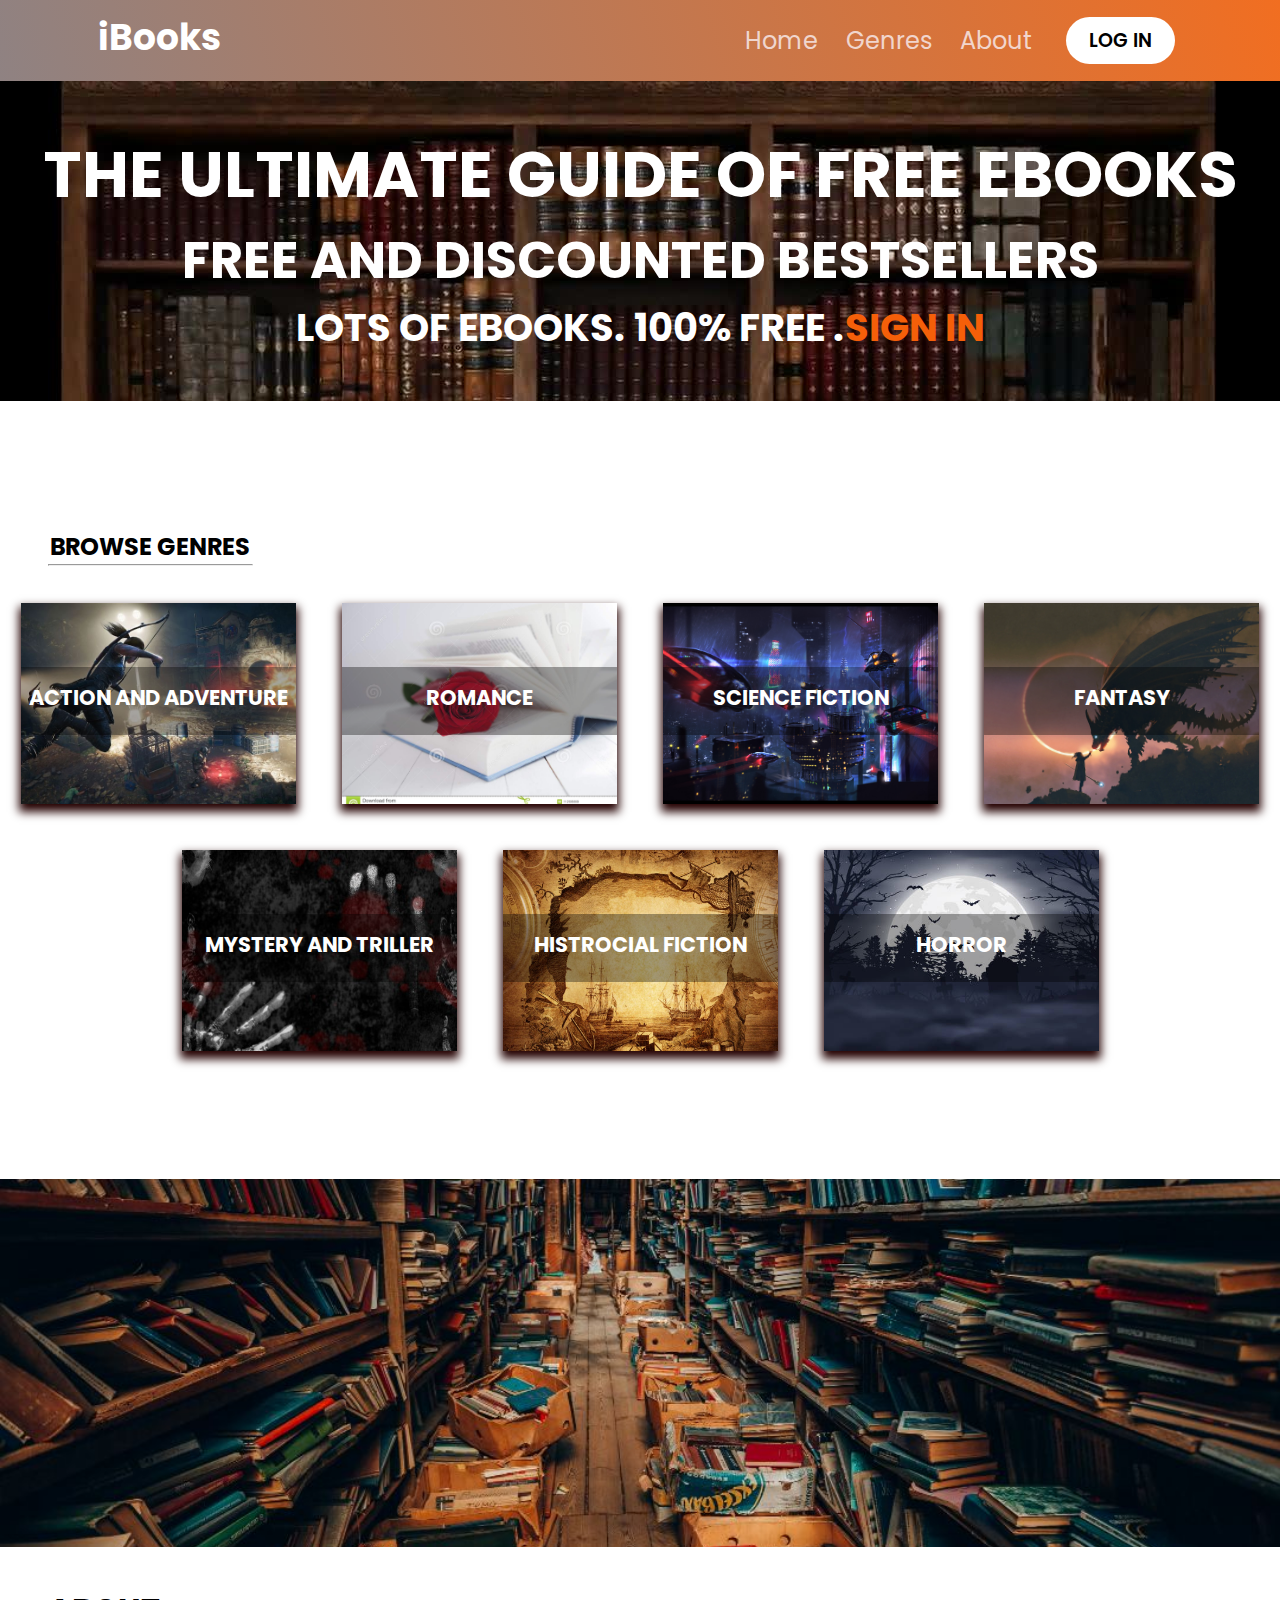
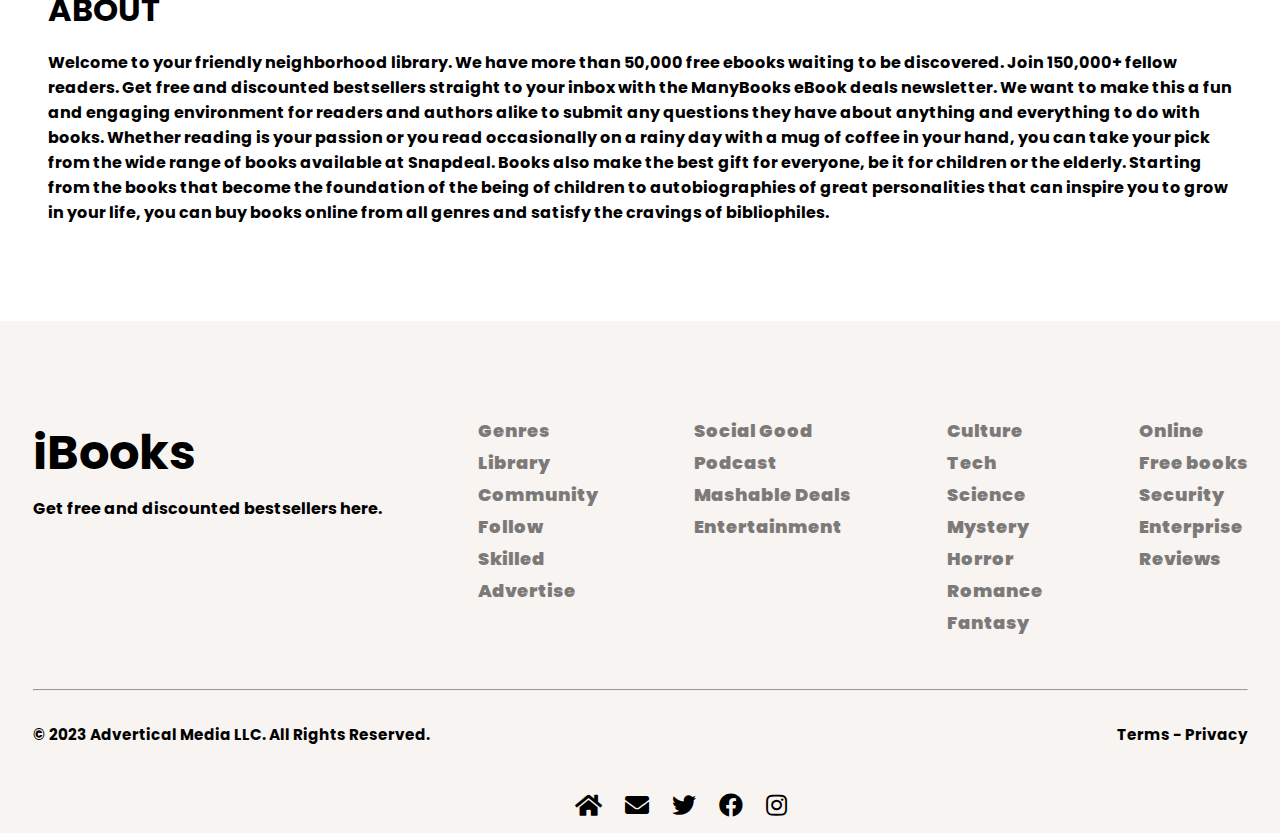
<file: index.html>
<!DOCTYPE html>
<html lang="en">

<head>
    <meta charset="UTF-8">
    <meta http-equiv="X-UA-Compatible" content="IE=edge">
    <meta name="viewport" content="width=device-width, initial-scale=1.0">
    <title>iBooks</title>
    <link rel="stylesheet" href="style.css">
    <link rel="stylesheet" href="https://cdnjs.cloudflare.com/ajax/libs/font-awesome/5.15.3/css/all.min.css" />
    <style>
        #icons {
            background: rgb(248, 244, 241);
            padding: 10px 10px 10px 92px;
  text-align: center;
}

#icons ul {
  list-style: none;
  margin: 0;
  padding: 0;
}

#icons ul li {
  display: inline-block;
  margin: 0 10px;
}

#icons ul li a {
  color: black;
  font-size: 24px;
}

/* Font Awesome Icons */
.fa-home:before {
  content: "\f015";
}
.fa-envelope:before {
  content: "\f0e0";
}
.fa-twitter:before {
  content: "\f099";
}
.fa-facebook-f:before {
  content: "\f09a";
}
.fa-instagram:before {
  content: "\f16d";
}

    </style>
</head>

<body>
    <div class="mainbar">
        <div class="navbar">
            <div class="logo">
                <h2>
             iBooks
                </h2>
            </div>
            <div class="tag">
                <ul>
                    <li><a href="#home">Home</a></li>
                    <li><a href="#cat">Genres</a></li>
                    <li><a href="#about">About</a></li>
                    <!-- <li><a href="#footer">Contacts</a></li> -->
                </ul>
              <a href="login.html" id="button">LOG IN</a>
            </div>
    
          
        </div>
    </div>
  
    <div class="main" id="home">
        <div class="container">
            <b>
                <p class="first">THE ULTIMATE GUIDE OF FREE EBOOKS</p>
                <p class="second">FREE AND DISCOUNTED BESTSELLERS</p>
                <p class="third">LOTS OF EBOOKS. 100% FREE .<a href="signin.html"> SIGN IN</a></p>
            </b<p></p>
        </div>
    </div>

    <section class="owl" id="cat">


        <div class="part1">
            <h2>BROWSE GENRES</h2>
            <hr style="width: 203px;
            color: black;
            margin: 0 0 0 48px;">
            <div class="part2">
                <div class="img-box-1"><a href="secondpage.html#a"><span>ACTION AND
                            ADVENTURE</span></a></div>
                <div class="img-box-1"><a href="secondpage.html#b"><span>ROMANCE</span></a></div>
                <div class="img-box-1"><a href="secondpage.html#c"><span>SCIENCE FICTION</span></a></div>
                <div class="img-box-1"><a href="secondpage.html#f"><span>FANTASY</span></a></div>
                <div class="img-box-1"><a href="secondpage.html#g"><span>MYSTERY AND TRILLER</a></span></div>
                <div class="img-box-1"><a href="secondpage.html#e"><span>HISTROCIAL FICTION</a></span></div>
                <div class="img-box-1"><a href="secondpage.html#d"><span>HORROR</span></a></div>
            </div>
        </div>

    </section>

    <section class="ab" id="about">
        <div class="first_col">
            <img src="images/background.jpg">
        </div>
        <div class="outer_con">
            <div class="second_col">
                <h1>
                    ABOUT
                </h1>
                <p>
                    Welcome to your friendly neighborhood library. We have more than 50,000 free ebooks waiting to
                    be discovered.
                    Join 150,000+ fellow readers. Get free and discounted bestsellers straight to your inbox with
                    the ManyBooks eBook deals newsletter.
                    We want to make this a fun and engaging environment for readers and authors alike to submit any
                    questions they have about anything and everything to do with books.
                    Whether reading is your passion or you read occasionally on a rainy day with a mug of coffee in your
                    hand, you can take your pick from the wide range of books available at Snapdeal. Books also make the
                    best gift for everyone, be it for children or the elderly. Starting from the books that become the
                    foundation of the being of children to autobiographies of great personalities that can inspire you
                    to grow in your life,
                    you can buy books online from all genres and satisfy the cravings of bibliophiles.
                </p>
            </div>
        </div>
        </section>
        
        <footer id="footer">
            <div class="ft">
                <div class="ft1">
                    <div class="first_part">
                        <h1>iBooks</h1>
                        <p> Get free and discounted bestsellers here.
                            </p>
        
                    </div>
                    <div class="first_part2">
                      <ul>
                        <li><a href="#cat">Genres</li></a>
                        <LI><a href="#cat">Library</LI></a>
                        <li><a href="#cat">Community</li></a>
                        <li><a href="#cat">Follow</li></a>
                        <li><a href="#cat">Skilled</li></a>
                        <li><a href="#cat">Advertise</li></a>
                      </ul>   
                    </div>
                    <div class="first_part2">
                        <ul>
                          <li><a href="#home">Social Good</li></a>
                          <LI><a href="#home">Podcast</LI></a>
                          <li><a href="#home">Mashable Deals</li></a>
                          <li><a href="#home">Entertainment</li></a>
                     
                        </ul>   
                      </div>
                    <div class="first_part2">
                        <ul>
                          <LI><a href="#cat">Culture</LI></a>
                          <li><a href="#cat">Tech</li></a>
                          <li><a href="#cat">Science</li></a>
                          <li><a href="#cat">Mystery</li></a>
                          <li><a href="#cat">Horror</li></a>
                          <li><a href="#cat">Romance</li></a>
                          <li><a href="#cat">Fantasy</li></a>
                        </ul>   
                      </div>
                      <div class="first_part2">
                        <ul>
                          <li><a href="#">Online</li></a>
                          <LI><a href="#">Free books</LI></a>
                          <li><a href="#">Security</li></a>
                          <li><a href="#">Enterprise</li></a>
                          <li><a href="#">Reviews</li></a>
                        </ul>   
                      </div>
                    
                </div>
                <hr>
                <div class="list_end">
                    
                    <h3>© 2023 Advertical Media LLC. All Rights Reserved.</h3>
                    <h3>Terms - Privacy</h3>
                </div>
                <footer id="icons">
                    <ul>
                      <li><a href="#"><i class="fas fa-home"></i></a></li>
                      <li><a href="#"><i class="fas fa-envelope"></i></a></li>
                      <li><a href="#"><i class="fab fa-twitter"></i></a></li>
                      <li><a href="#"><i class="fab fa-facebook-f"></i></a></li>
                      <li><a href="#"><i class="fab fa-instagram"></i></a></li>
                    </ul>
                  </footer>
            </div>
        
        </footer>
        
    </body>

</html>
</file>
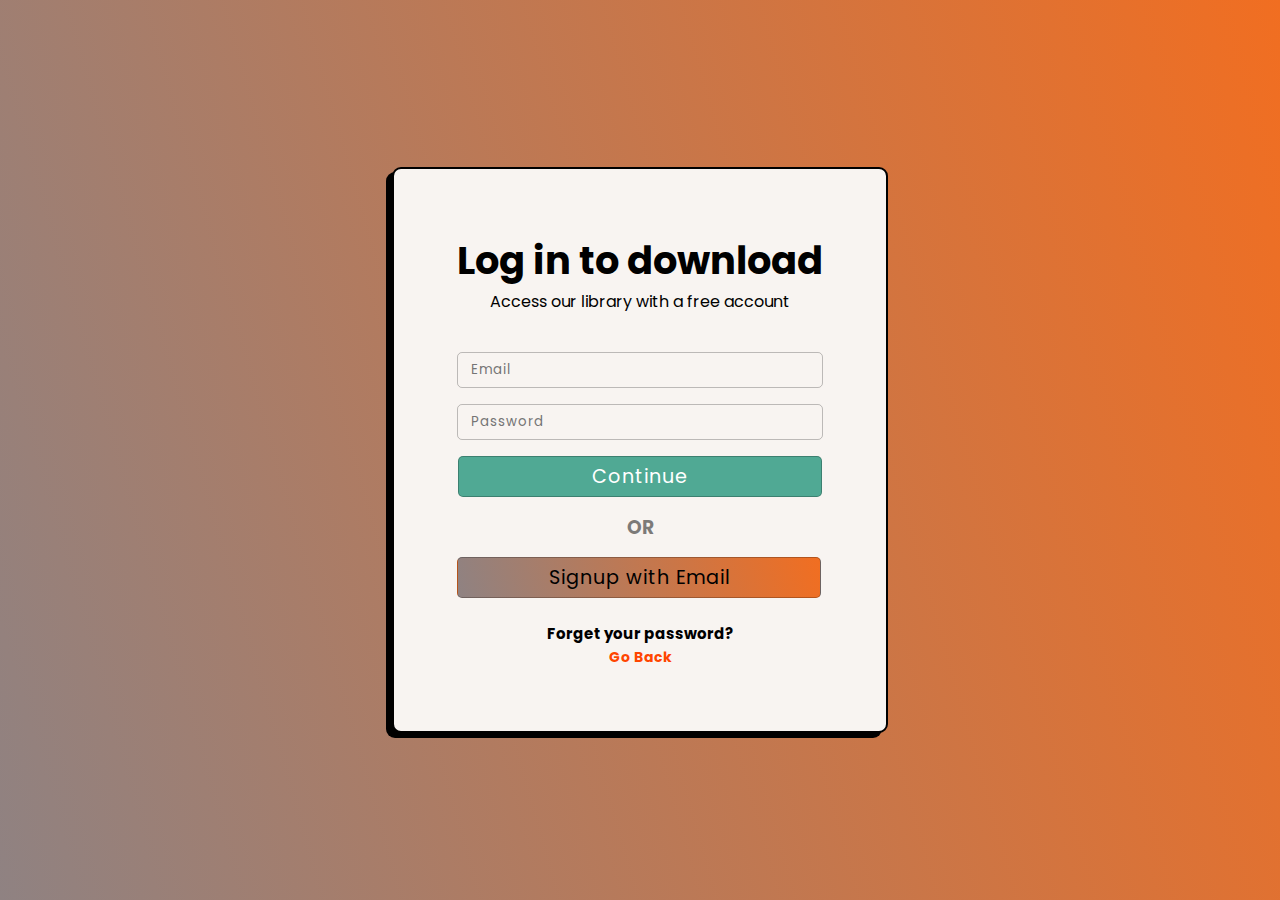
<file: login.html>
<!DOCTYPE html>
<html lang="en">

<head>
    <meta charset="UTF-8">
    <meta http-equiv="X-UA-Compatible" content="IE=edge">
    <meta name="viewport" content="width=device-width, initial-scale=1.0">
    <title>LOG IN</title>
    <link rel="stylesheet" href="register.css">
</head>

<body>
    <section class="register">

        <div class="register-cont">


            <form action="registration.php" method="post">
                <div class="head">
                    <h1>Log in to download</h1>
                    <center>
                        <p style=" margin: 0 0 22px 0;">Access our library with a free account</p>
                    </center>
                </div>
                <div class="form-group1">

                    <input type="email" name="email" id="email" placeholder="Email">

                </div>
                <div class="form-group2">
                    <input type="password" name="password" id="password" placeholder="Password">
                </div>
                <center><a class="click" name="button" id="c-button" value="continue">Continue</a></center>

                <div class="box">
                    <center>
                        <h3 style="  color: #00000080;">OR</h3>
                    </center>


                    <a class="click" id="first_button" href="signin.html""><center>Signup with Email</center></a>
                  <center><H3 style=" margin:5px 0 0 0 "><a href=" #" style="font-size: 15px;">Forget your password?
                        </H3></a>
                    <a href="thirdpage.html">
                        <h3 style="font-size: 14px; color: orangered;">Go Back</h3>
                    </a>
                    </center>

                </div>
            </form>

        </div>


    </section>

</body>

</html>
</file>
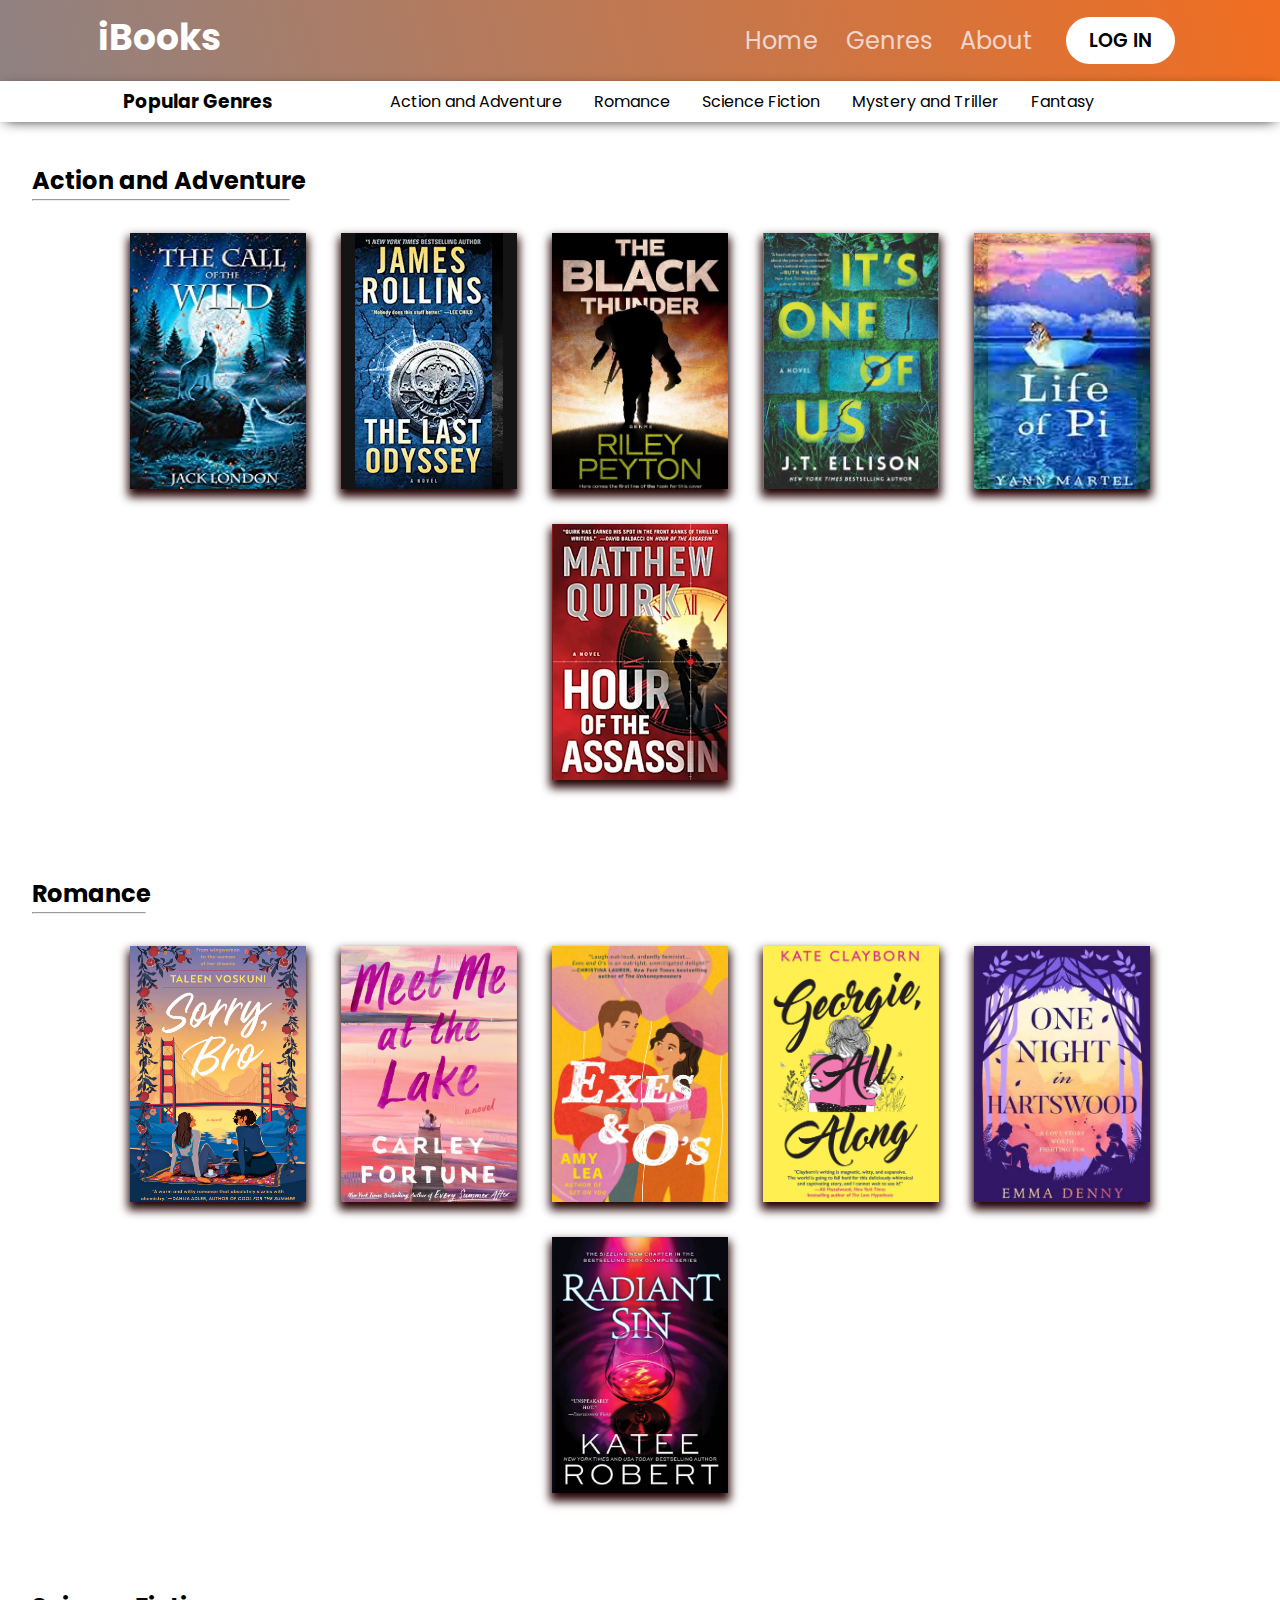
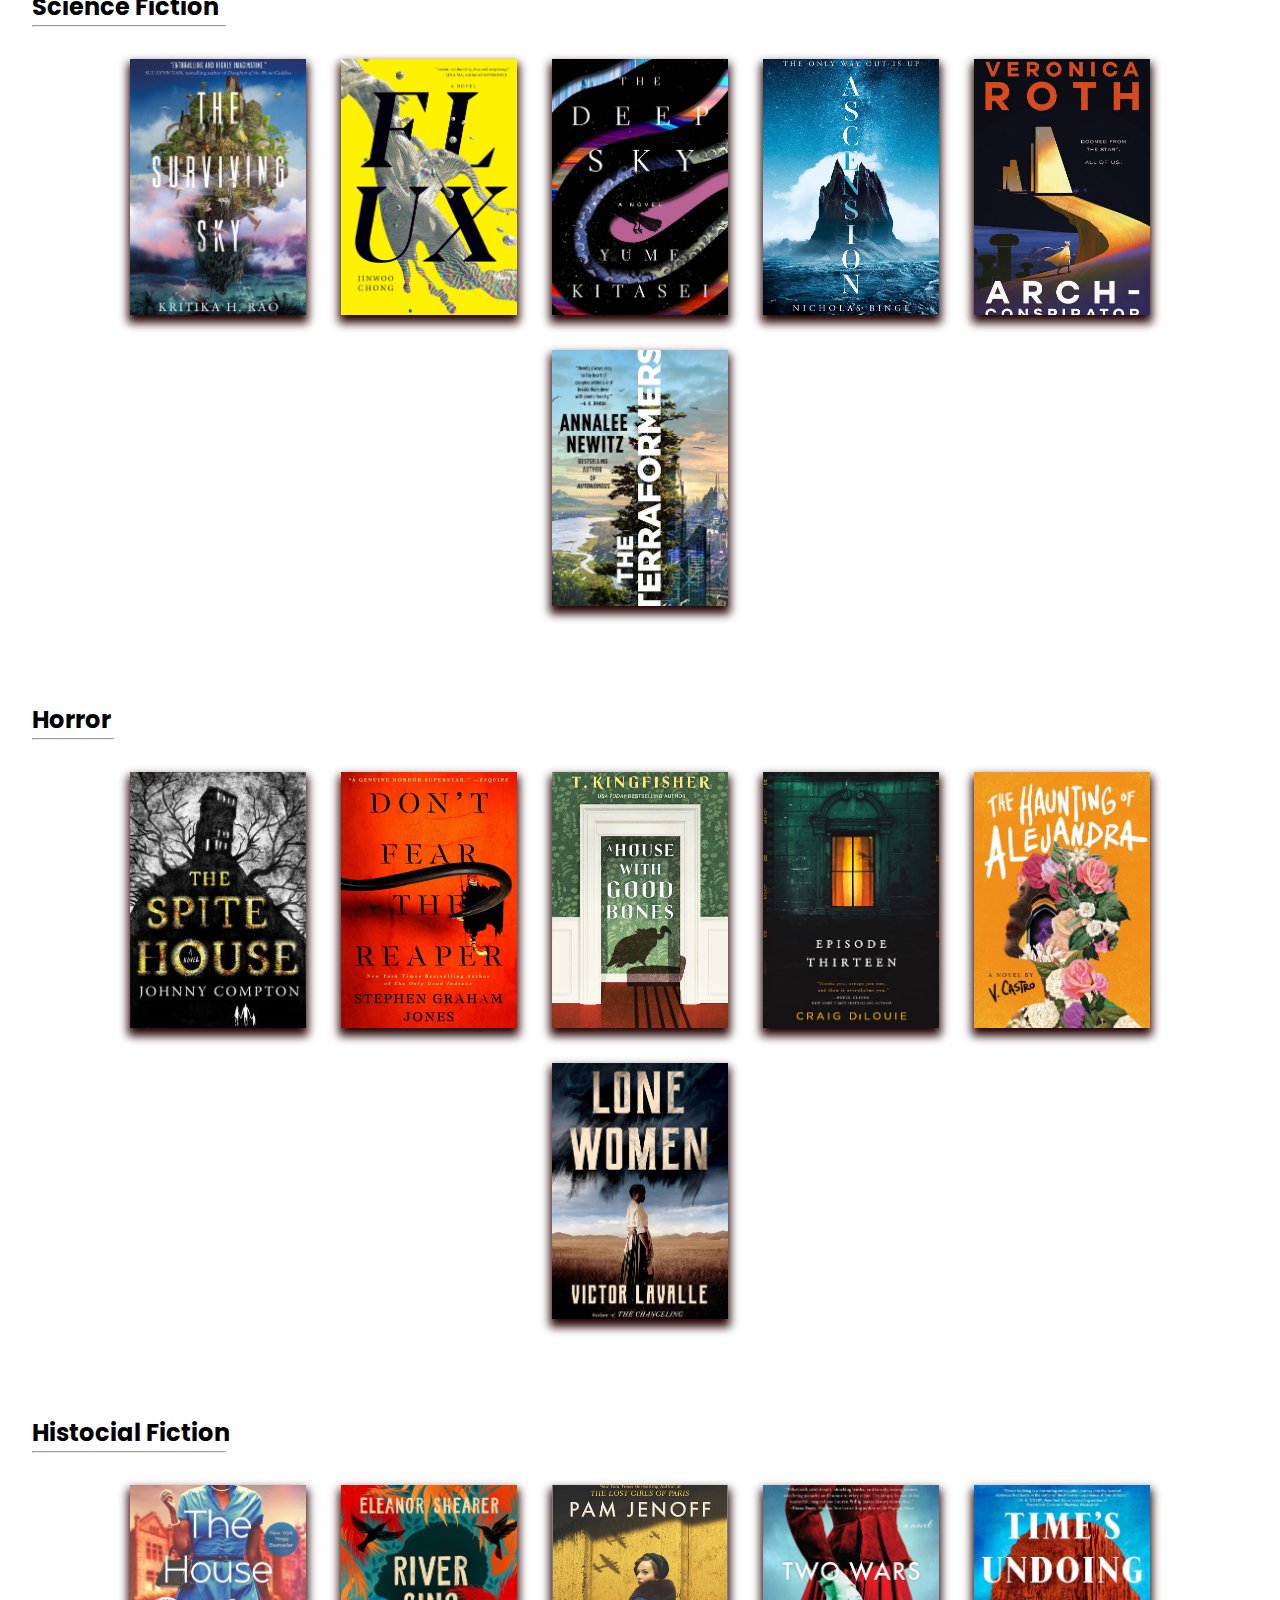
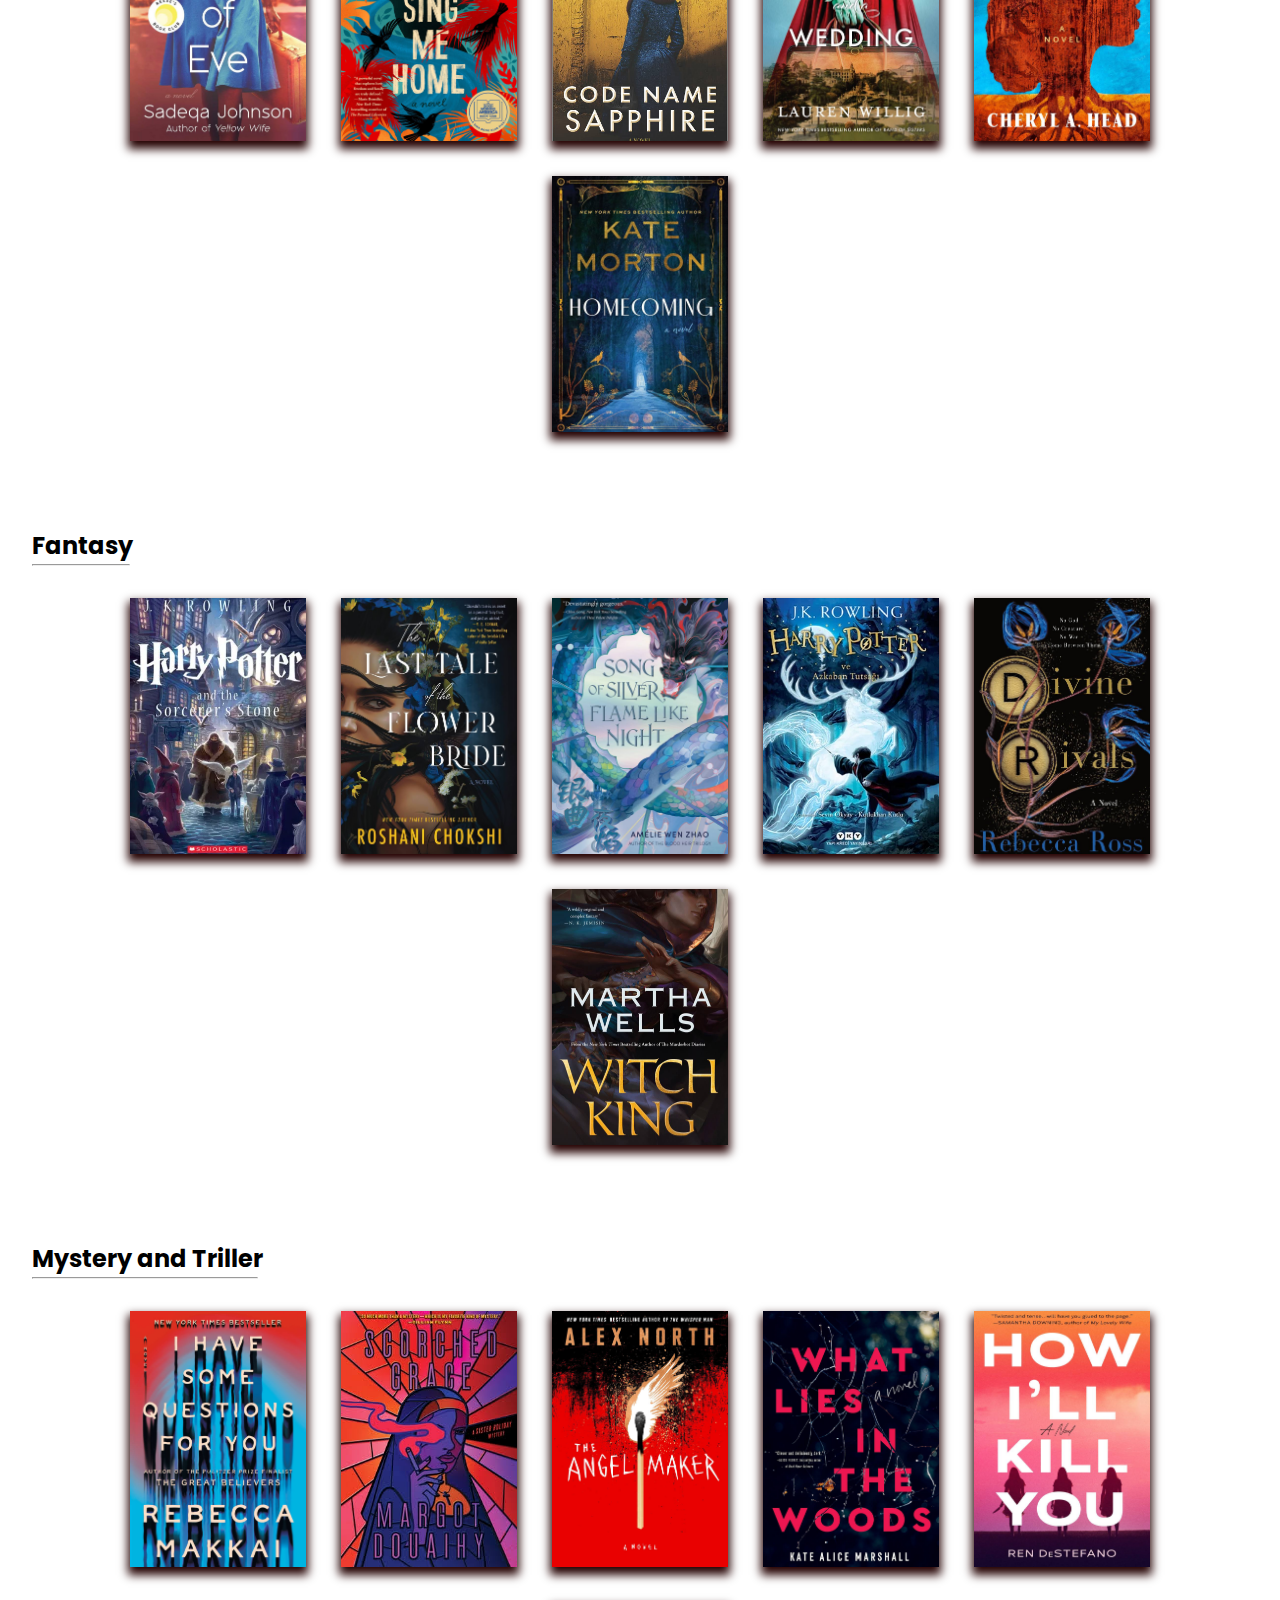
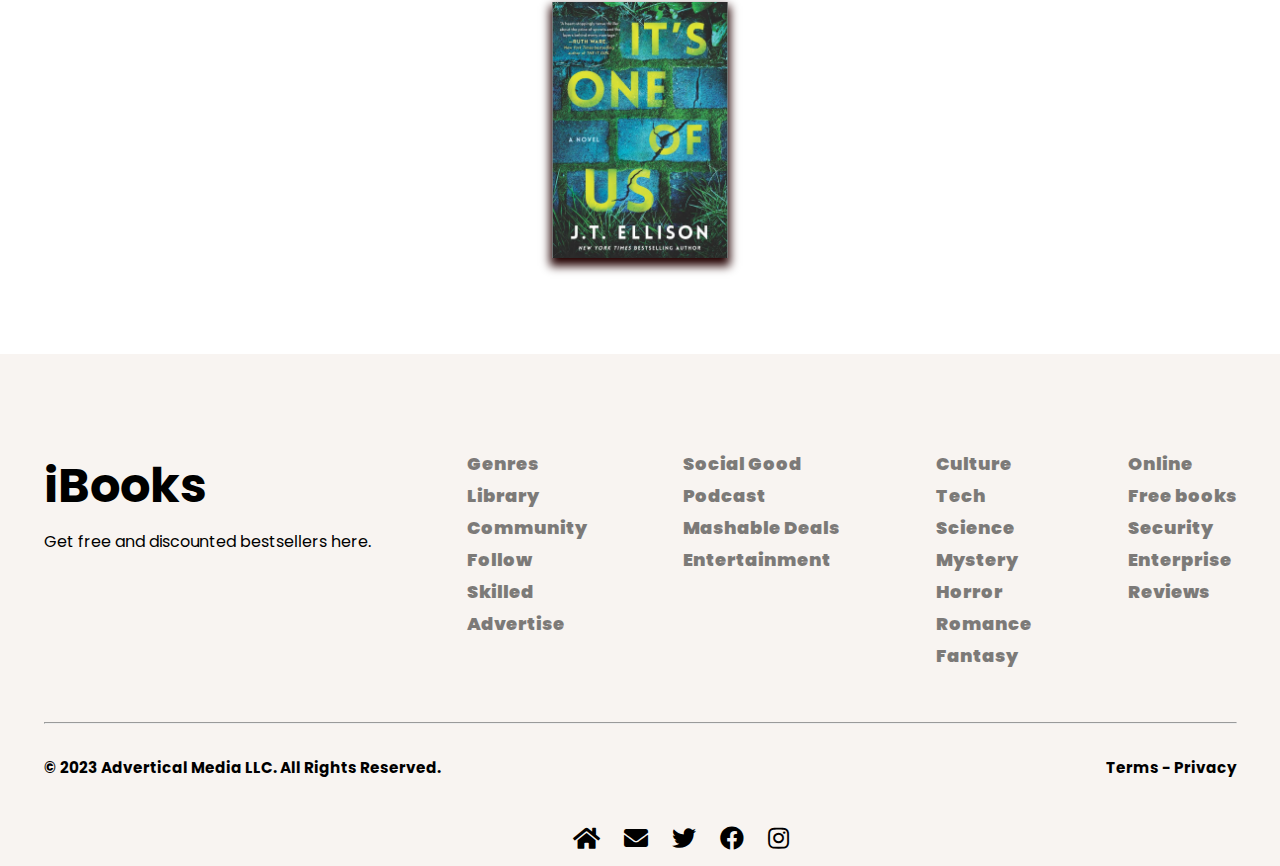
<file: secondpage.html>
<!DOCTYPE html>
<html lang="en">

<head>
    <meta charset="UTF-8">
    <meta http-equiv="X-UA-Compatible" content="IE=edge">
    <meta name="viewport" content="width=, initial-scale=1.0">
    <title>GENRES</title>
    <link rel="stylesheet" href="second_style.css">
    <link rel="stylesheet" href="https://cdnjs.cloudflare.com/ajax/libs/font-awesome/5.15.3/css/all.min.css" />
    <style>
        #icons {
            background: rgb(248, 244, 241);
            padding: 10px 10px 10px 92px;
  text-align: center;
}

#icons ul {
  list-style: none;
  margin: 0;
  padding: 0;
}

#icons ul li {
  display: inline-block;
  margin: 0 10px;
}

#icons ul li a {
  color: black;
  font-size: 24px;
}

/* Font Awesome Icons */
.fa-home:before {
  content: "\f015";
}
.fa-envelope:before {
  content: "\f0e0";
}
.fa-twitter:before {
  content: "\f099";
}
.fa-facebook-f:before {
  content: "\f09a";
}
.fa-instagram:before {
  content: "\f16d";
}

    </style>
</head>

<body>
    
    <div class="mainbar">
        <div class="navbar">
            <div class="logo">
                <h2>
                  iBooks
                </h2>
            </div>
            <div class="tag">
                <ul>
                    <li><a href="index.html#home">Home</a></li>
                    <li><a href="index.html#cat">Genres</a></li>
                    <li><a href="index.html#about">About</a></li>
                    
                </ul>
                <a href="login.html" id="button">LOG IN</a>
            </div>
        </div>
    </div>

    <div class="second_mainbar">
        <div class="navbar2">
            <div class="head">
                <h3> Popular Genres</h3>
            </div>
            <ul class="list">
                <li id="block2"><a href="#a">Action and Adventure</a></li>
                <li><a href="#b">Romance</a></li>
                <li><a href="#c">Science Fiction</a></li>
                <li id="block"><a href="#g">Mystery and Triller</a></li>
                <li><a href="#f">Fantasy</a></li>
                <li><a href="#c"></a></li>
                <li><a href="#a"></a></li>

            </ul>
        </div>
    </div>
    <div class="whole">
        <section class="first_box" id="a">
            <div class="part1">
                <br>
                <h2>Action and Adventure</h2>
                <hr style="  width: 16rem;color: black;margin: 1px 0 22px;">
                <div class="part2">
                
                    <a href="thirdpage.html#" title="THE CALL OF THE WIND"><div class="img-box-1"></div></a>
                    <a href="thirdpage.html#" title="THE LAST ODYSSEY"><div class="img-box-1" id="old"></div></a>
                    <a href="thirdpage.html#" title="THE BLACK THUNDER"><div class="img-box-1" id="old1"></div></a>
                    <a href="thirdpage.html#" title="ITS ONE OF US"><div class="img-box-1" id="old2"></div></a>
                    <a href="thirdpage.html#" title="LIFE OF PI"><div class="img-box-1" id="old3"></div></a>
                    <a href="thirdpage.html#" title="HOUR OF THE ASSASSIN"><div class="img-box-1" id="old4"></div></a>
                  
                </div>
            </div>

        </section>

        <section class="first_box" id="b">
            <div class="part1">
                <h2>Romance</h2>
                <hr style="  width: 7rem;color: black;margin: 1px 0 22px;">
                <div class="part2">
                   <a href="thirdpage.html#"title ="SORRY BRO"><div class="img-box-2 "></div></a>
                   <a href="thirdpage.html#"title ="MEET AT THE LAKE"><div class="img-box-2 "id = "wind1"></div></a>
                   <a href="thirdpage.html#"title ="EXES & O'S"><div class="img-box-2 "id = "wind2"></div></a>
                   <a href="thirdpage.html#"title ="GEORGIE, ALL ALONG"><div class="img-box-2 "id = "wind5"></div></a>
                   <a href="thirdpage.html#"title ="ONE NIGHT IN HARTSWOOD"><div class="img-box-2 "id = "wind3"></div></a>
                   <a href="thirdpage.html#"title ="RADIANT SIN"><div class="img-box-2 "id = "wind4"></div></a>
                </div>
            </div>

        </section>

        <section class="first_box" id="c">
            <div class="part1">
                <h2>Science Fiction</h2>
                <hr style="  width: 12rem;color: black;margin: 1px 0 22px;">
                <div class="part2">
                    <a href="thirdpage.html#"title="THE SURVIVING SKY"><div class="img-box-3"></div></a>
                    <a href="thirdpage.html#"title="FLUX"><div class="img-box-3"id = "win1"></div></a>
                    <a href="thirdpage.html#"title="DEEP SKY"><div class="img-box-3"id = "win2"></div></a>
                    <a href="thirdpage.html#"title="ASCLNSION"><div class="img-box-3"id = "win3"></div></a>
                    <a href="thirdpage.html#"title="VERONICA ROTH"><div class="img-box-3"id = "win4"></div></a>
                    <a href="thirdpage.html#"title="THE TERRAFORMERS"><div class="img-box-3"id = "win5"></div></a>

                </div>
            </div>

        </section>

        <section class="first_box" id="d">
            <div class="part1">
                <h2>Horror</h2>
                <hr style="  width: 5rem;color: black;margin: 1px 0 22px;">
                <div class="part2">
                    <a href="thirdpage.html#"title="THE SPITE HOUSE"><div class="img-box-5"></div></a>
                    <a href="thirdpage.html#"title="DON'T FEAR THE REAPER"><div class="img-box-5"id = "wi1"></div></a>
                    <a href="thirdpage.html#"title="HOUSE WITH GOOD BONES"><div class="img-box-5"id = "wi2"></div></a>
                    <a href="thirdpage.html#"title="EPISODE THIRTEEN"><div class="img-box-5"id = "wi3"></div></a>
                    <a href="thirdpage.html#"title="THE HAUNTING OF ALEJANDRA"><div class="img-box-5"id = "wi4"></div></a>
                    <a href="thirdpage.html#"title="LOVE WOMWN"><div class="img-box-5"id = "wi5"></div></a>

                </div>
            </div>
        </section>

        <section class="first_box" id="e">
            <div class="part1">
                <h2>Histocial Fiction</h2>
                <hr style="  width: 12rem;color: black;margin: 1px 0 22px;">
                <div class="part2">
                    <a href="thirdpage.html#"title="THE HOUSE OF EVE"><div class="img-box-6"></div></a>
                    <a href="thirdpage.html#"title="RIVER SING ME HOME"><div class="img-box-6"id = "w1"></div></a>
                    <a href="thirdpage.html#"title="COD ENAME SAPPHIRE"><div class="img-box-6"id = "w2"></div></a>
                    <a href="thirdpage.html#"title="TWO WAR WEDDING"><div class="img-box-6"id = "w3"></div></a>
                    <a href="thirdpage.html#"title="TIME'S UNDOING"><div class="img-box-6"id = "w4"></div></a>
                    <a href="thirdpage.html#"title="HOMECOMING"><div class="img-box-6"id = "w5"></div></a>
                </div>
            </div>
        </section>

        
        <section class="first_box" id="f">
            <div class="part1">
                <h2>Fantasy</h2>
                <hr style="  width: 6rem;color: black;margin: 1px 0 22px;">
                <div class="part2">
                    <a href="thirdpage.html#"title="HARRY POTTER AND THE SORCENER STONE"><div class="img-box-4"></div></a>
                    <a href="thirdpage.html#"title="THE LAST TALE OF THE FOREST BRIDE"><div class="img-box-4"id = "wo1"></div></a>
                    <a href="thirdpage.html#"title="SONG OR SILVER FLAME LIKE NIGHT"><div class="img-box-4"id = "wo2"></div></a>
                    <a href="thirdpage.html#"title="HARRY POTTER "><div class="img-box-4"id = "wo3"></div></a>
                    <a href="thirdpage.html#"title="DIVINE RIVALS"><div class="img-box-4"id = "wo4"></div></a>
                    <a href="thirdpage.html#"title="WITCH KING"><div class="img-box-4"id = "wo5"></div></a>
                </div>
            </div>
        </section>

        <section class="first_box" id="g">
            <div class="part1">
                <h2>Mystery and Triller</h2>
                <hr style="  width: 14rem;color: black;margin: 1px 0 22px;">
                <div class="part2">
                    <a href="thirdpage.html#"title="I HAVE QUESTIONS FOR YOU"><div class="img-box-7"></div></a>
                    <a href="thirdpage.html#"title="SCORCHED GRACE"><div class="img-box-7"id = "wot1"></div></a>
                    <a href="thirdpage.html#"title="THE ANGEL MAKER"><div class="img-box-7"id = "wot2"></div></a>
                    <a href="thirdpage.html#"title="WHAT LIES IN THE WOODS"><div class="img-box-7"id = "wot3"></div></a>
                    <a href="thirdpage.html#"title="HPW I'LL KILL YOU"><div class="img-box-7"id = "wot4"></div></a>
                    <a href="thirdpage.html#"title="IT'S ONE OF US"><div class="img-box-7"id = "wot5"></div></a>
                </div>
            </div>
        </section>

        <footer id="footer">
            <div class="ft">
                <div class="ft1">
                    <div class="first_part">
                        <h1>iBooks</h1>
                        <p> Get free and discounted bestsellers here.
                            </p>
        
                    </div>
                    <div class="first_part2">
                      <ul>
                        <li><a href="#">Genres</li></a>
                        <LI><a href="#">Library</LI></a>
                        <li><a href="#">Community</li></a>
                        <li><a href="#">Follow</li></a>
                        <li><a href="#">Skilled</li></a>
                        <li><a href="#">Advertise</li></a>
                      </ul>   
                    </div>
                    <div class="first_part2">
                        <ul>
                          <li><a href="#">Social Good</li></a>
                          <LI><a href="#">Podcast</LI></a>
                          <li><a href="#">Mashable Deals</li></a>
                          <li><a href="#">Entertainment</li></a>
                     
                        </ul>   
                      </div>
                    <div class="first_part2">
                        <ul>
                          <LI><a href="index.html#cat">Culture</LI></a>
                          <li><a href="index.html#cat">Tech</li></a>
                          <li><a href="index.html#cat">Science</li></a>
                          <li><a href="index.html#cat">Mystery</li></a>
                          <li><a href="index.html#cat">Horror</li></a>
                          <li><a href="index.html#cat">Romance</li></a>
                          <li><a href="index.html#cat">Fantasy</li></a>
                        </ul>  
                      </div>
                      <div class="first_part2">
                        <ul>
                          <li><a href="#">Online</li></a>
                          <LI><a href="#">Free books</LI></a>
                          <li><a href="#">Security</li></a>
                          <li><a href="#">Enterprise</li></a>
                          <li><a href="#">Reviews</li></a>
                        </ul>   
                      </div>
                    
                </div>
                <hr>
                <div class="list_end">
                    
                    <h3>© 2023 Advertical Media LLC. All Rights Reserved.</h3>
                    <h3>Terms - Privacy</h3>
                </div>
                <footer id="icons">
                    <ul>
                      <li><a href="#"><i class="fas fa-home"></i></a></li>
                      <li><a href="#"><i class="fas fa-envelope"></i></a></li>
                      <li><a href="#"><i class="fab fa-twitter"></i></a></li>
                      <li><a href="#"><i class="fab fa-facebook-f"></i></a></li>
                      <li><a href="#"><i class="fab fa-instagram"></i></a></li>
                    </ul>
                  </footer>
            </div>
        
        </footer>

    </div>



</body>

</html>
</file>
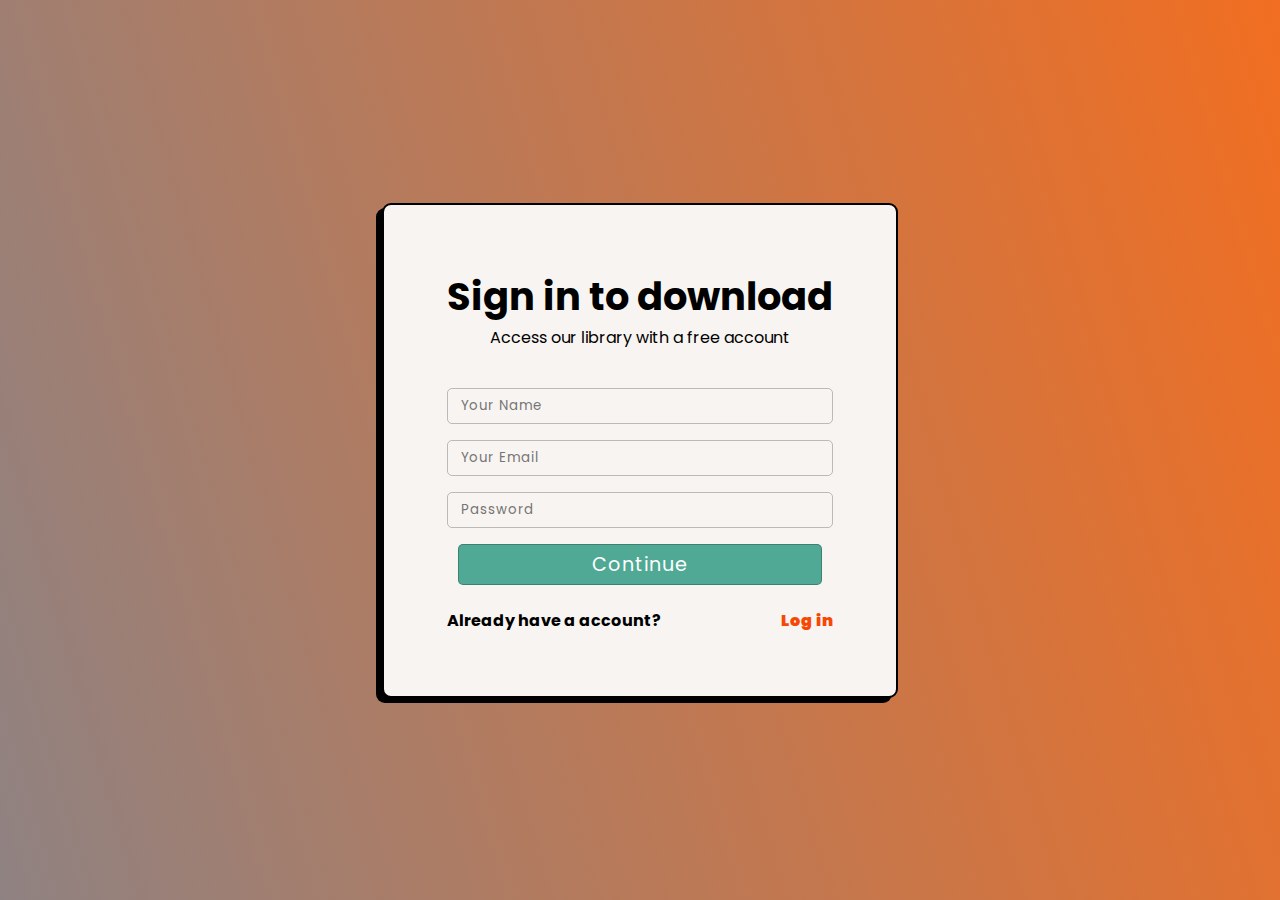
<file: signin.html>
<!DOCTYPE html>
<html lang="en">
<head>
    <meta charset="UTF-8">
    <meta http-equiv="X-UA-Compatible" content="IE=edge">
    <meta name="viewport" content="width=device-width, initial-scale=1.0">
    <title>sign in</title>
    <link rel="stylesheet" href="register.css">
</head>
<body>
        <section class="register">
        <div class="register-cont">
                <form action="registration.php" method="post">
                    <div class="head">
                    <h1>Sign in to download</h1>
                 <center><p style=" margin: 0 0 22px 0;">Access our library with a free account</p></center>
                </div>
                <div class="form-group1">
                         <input type="text" name="text" id="email" placeholder="Your Name">
                </div>
                    <div class="form-group1">
                            <input type="email" name="email" id="email" placeholder="Your Email">
                    </div>
                    <div class="form-group2">
                        <input type="password" name="password" id="password" placeholder="Password">
                    </div>
                  <center><a class="click" name="button" id="c-button" value="continue" >Continue</a></center>
    <div class="last">
                 <h3 style="    font-size: 1rem;">Already have a account?</h3><a href="login.html">Log in</a>
                </div>
                </div>
                </form>
        </div>
    </section>
</body>
</html>
</file>
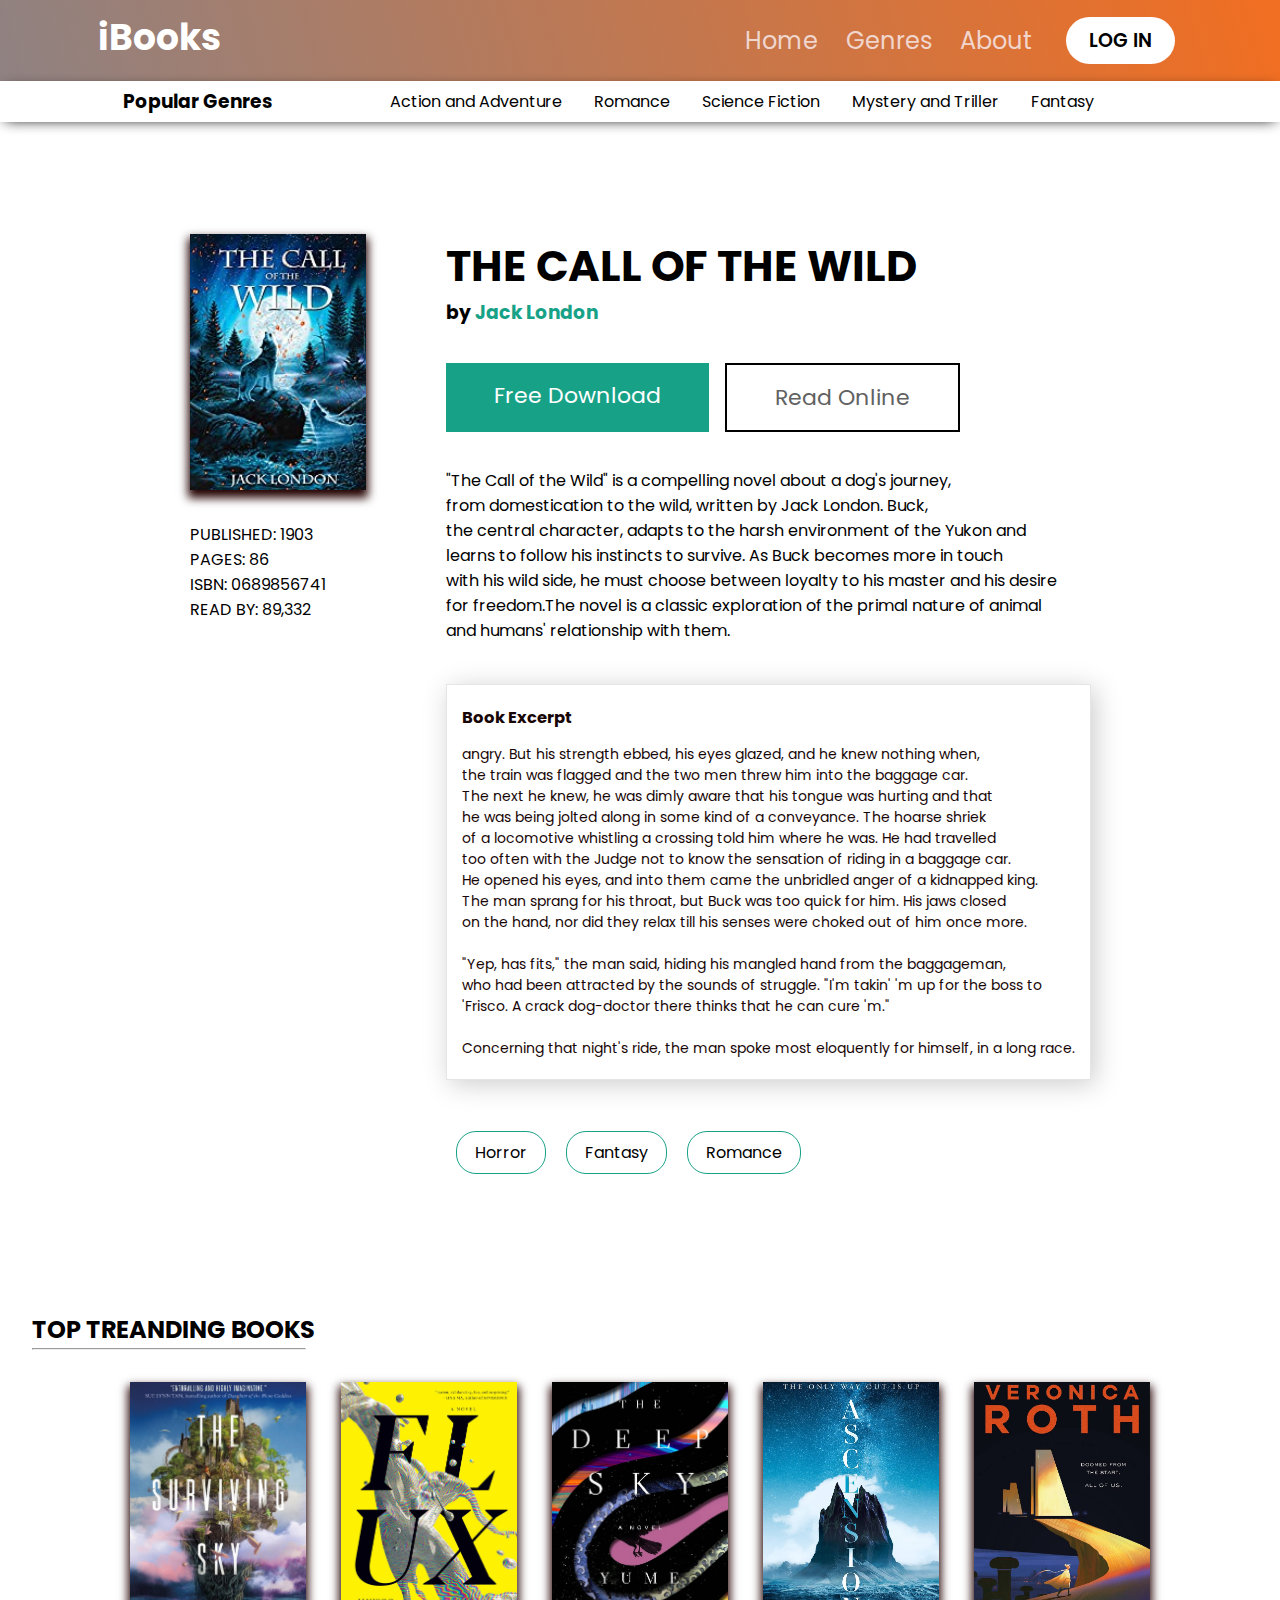
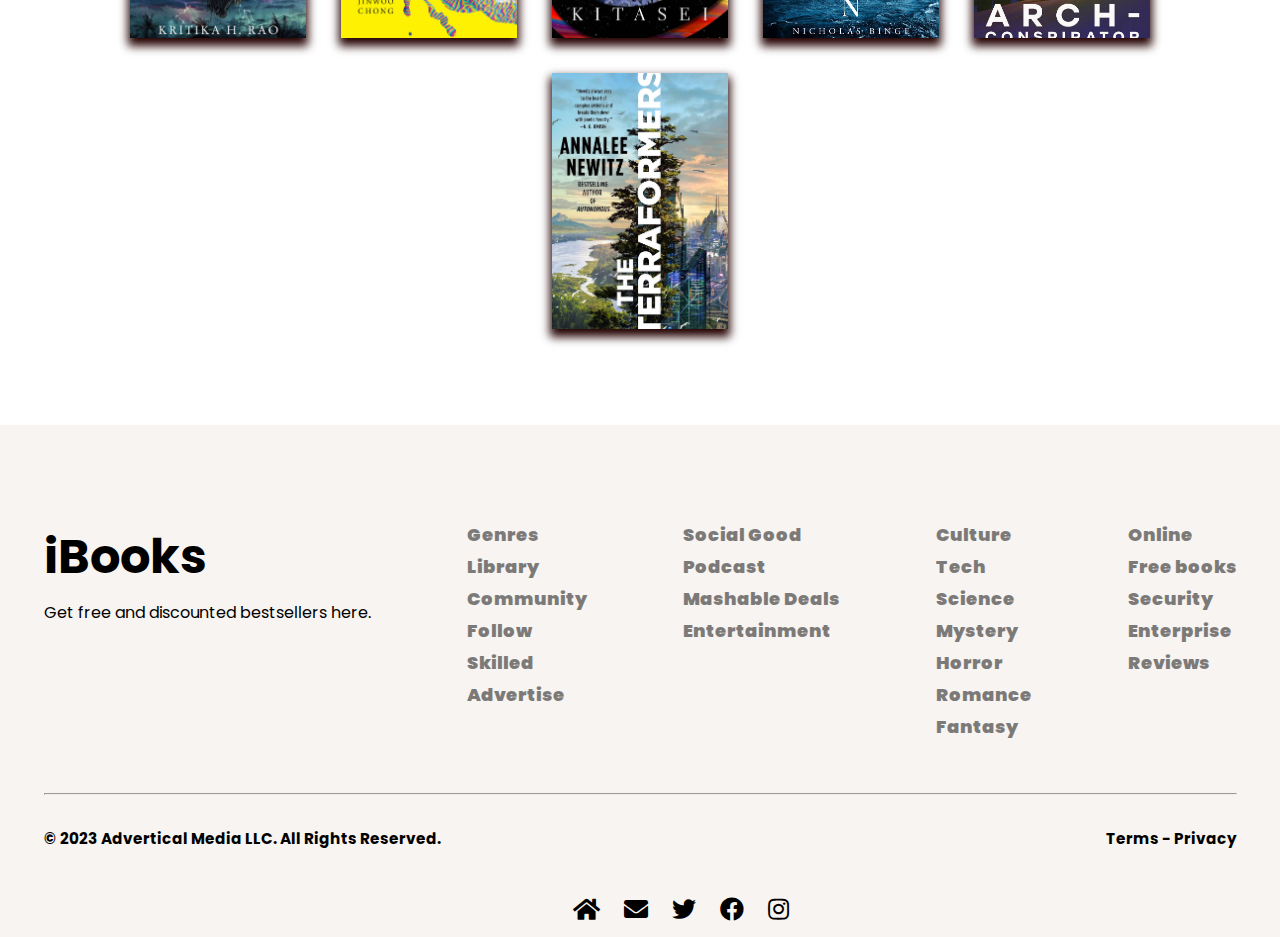
<file: thirdpage.html>
<!DOCTYPE html>
<html lang="en">

<head>
    <meta charset="UTF-8">
    <meta http-equiv="X-UA-Compatible" content="IE=edge">
    <meta name="viewport" content="width=device-width, initial-scale=1.0">
    <title>Description</title>
    <link rel="stylesheet" href="third.css">
    <link rel="stylesheet" href="https://cdnjs.cloudflare.com/ajax/libs/font-awesome/5.15.3/css/all.min.css" />
    <style>
        #icons {
            background: rgb(248, 244, 241);
            padding: 10px 10px 10px 92px;
  text-align: center;
}

#icons ul {
  list-style: none;
  margin: 0;
  padding: 0;
}

#icons ul li {
  display: inline-block;
  margin: 0 10px;
}

#icons ul li a {
  color: black;
  font-size: 24px;
}

/* Font Awesome Icons */
.fa-home:before {
  content: "\f015";
}
.fa-envelope:before {
  content: "\f0e0";
}
.fa-twitter:before {
  content: "\f099";
}
.fa-facebook-f:before {
  content: "\f09a";
}
.fa-instagram:before {
  content: "\f16d";
}

    </style>
</head>

<body>
 
        <div class="mainbar">
            <div class="navbar">
                <div class="logo">
                    <h2>
                        iBooks
                    </h2>
                </div>
                <div class="tag">
                    <ul>
                        <li><a href="index.html#home">Home</a></li>
                        <li><a href="index.html#cat">Genres</a></li>
                        <li><a href="index.html#about">About</a></li>
                       
                    </ul>

                    <a href="login.html" id="button1">LOG IN</a>
                </div>
            </div>
        </div>

        <div class="second_mainbar">
            <div class="navbar2">
                <div class="head">
                    <h3> Popular Genres</h3>
                </div>
                <ul class="list">
                    <li id="block2"><a href="http://127.0.0.1:5500/secondpage.html#a">Action and Adventure</a></li>
                    <li><a href="http://127.0.0.1:5500/secondpage.html#b">Romance</a></li>
                    <li><a href="http://127.0.0.1:5500/secondpage.html#c">Science Fiction</a></li>
                    <li id="block"><a href="http://127.0.0.1:5500/secondpage.html#g">Mystery and Triller</a></li>
                    <li><a href="http://127.0.0.1:5500/secondpage.html#f">Fantasy</a></li>
                    <li><a href="#c"></a></li>
                    <li><a href="#a"></a></li>

                </ul>
            </div>
        </div>
        <section class="outer_box">
            <div class="inner_box">
                <div class="box1">
                    <div class="side_outer_box">
                       <a href="https://en.wikipedia.org/wiki/The_Call_of_the_Wild" target="_blank">
                       <div class="img-box-1"></div></a>
                        <div class="items">
                                PUBLISHED: 1903<BR>
                                PAGES:
                                86<br>
                                ISBN:
                                0689856741<br>
                                READ BY:
                                89,332<br>
                        </div>
                    </div>

                    <div class="inner_box2">
                        <div class="box2">
                            <div class="head">
                                <div class="header">
                                    <h1>THE CALL OF THE WILD</h1>
                                </div>
                                <div class="writter">
                                    <h3>by <a href="#">Jack London</a></h3>
                                </div>
                            </div>
                            <div class="border-boxs">
                                <div class="click"><a href="login.html"  id="button">Free Download</a>
                                </div>
                                <div class="click2"><a href="https://www.fulltextarchive.com/book/The-Call-of-the-Wild-by-Jack-London/" target="_blank">Read Online</a>
                                </div>
                            </div>

                            <div class="desc">
                                <p>
                                    "The Call of the Wild" is a compelling novel about a dog's journey,<br>
                                    from domestication to the wild, written by Jack London. Buck,<br>
                                    the central character, adapts to the harsh environment of the Yukon and <br>
                                    learns to follow his instincts to survive. As Buck becomes more in touch <br>
                                    with his wild side, he must choose between loyalty to his master and his desire<br>
                                    for freedom.The novel is a classic exploration of the primal nature of animal<br>
                                    and humans' relationship with them.
                                </p>
                            </div>

                            <div class="desc_box">
                                <div class="dec2">
                                    <h3>
                                        Book Excerpt
                                    </h3>
                                    <p>
                                        angry. But his strength ebbed, his eyes glazed, and he knew nothing when,<br>
                                        the train was flagged and the two men threw him into the baggage car.<br>
                                        The next he knew, he was dimly aware that his tongue was hurting and that<br>
                                        he was being jolted along in some kind of a conveyance. The hoarse shriek<br>
                                        of a locomotive whistling a crossing told him where he was. He had travelled<br>
                                        too often with the Judge not to know the sensation of riding in a baggage
                                        car.<br>
                                        He opened his eyes, and into them came the unbridled anger of a kidnapped
                                        king.<br>
                                        The man sprang for his throat, but Buck was too quick for him. His jaws
                                        closed<br>
                                        on the hand, nor did they relax till his senses were choked out of him once
                                        more.<br><br>

                                        "Yep, has fits," the man said, hiding his mangled hand from the baggageman,<br>
                                        who had been attracted by the sounds of struggle. "I'm takin' 'm up for the boss
                                        to<br>
                                        'Frisco. A crack dog-doctor there thinks that he can cure 'm."<br><br>

                                        Concerning that night's ride, the man spoke most eloquently for himself, in a
                                        long race.<br>

                                    </p>
                                </div>
                            </div>

                            <div class="end_part">
                                <div class="foot_part"><a href="secondpage.html#d">Horror</a>
                                </div>
                                <div class="foot_part"><a href="secondpage.html#b">Fantasy</a></div>
                                <div class="foot_part"><a href="secondpage.html#e">Romance</a>
                                </div>
                            </div>
                        </div>
                    </div>


                </div>
            </div>

        </section>

        
        <section class="trends">
            <div class="part1">
                <h2>TOP TREANDING BOOKS</h2>
                <hr style="  width: 17rem;color: black;margin: 1px 0 22px;">
                <div class="part2">
                  
                    <a href="thirdpage.html#"title="THE SURVIVING SKY"><div class="img-box-3"></div></a>
                    <a href="thirdpage.html#"title="FLUX"><div class="img-box-3"id = "win1"></div></a>
                    <a href="thirdpage.html#"title="DEEP SKY"><div class="img-box-3"id = "win2"></div></a>
                    <a href="thirdpage.html#"title="ASCLNSION"><div class="img-box-3"id = "win3"></div></a>
                    <a href="thirdpage.html#"title="VERONICA ROTH"><div class="img-box-3"id = "win4"></div></a>
                    <a href="thirdpage.html#"title="THE TERRAFORMERS"><div class="img-box-3"id = "win5"></div></a>
                </div>
            </div>
        </section>
        <footer id="footer">
            <div class="ft">
                <div class="ft1">
                    <div class="first_part">
                        <h1>iBooks</h1>
                        <p> Get free and discounted bestsellers here.
                            </p>
        
                    </div>
                    <div class="first_part2">
                      <ul>
                        <li><a href="#">Genres</li></a>
                        <LI><a href="#">Library</LI></a>
                        <li><a href="#">Community</li></a>
                        <li><a href="#">Follow</li></a>
                        <li><a href="#">Skilled</li></a>
                        <li><a href="#">Advertise</li></a>
                      </ul>   
                    </div>
                    <div class="first_part2">
                        <ul>
                          <li><a href="#">Social Good</li></a>
                          <LI><a href="#">Podcast</LI></a>
                          <li><a href="#">Mashable Deals</li></a>
                          <li><a href="#">Entertainment</li></a>
                     
                        </ul>   
                      </div>
                    <div class="first_part2">
                        <ul>
                            <LI><a href="index.html#cat">Culture</LI></a>
                            <li><a href="index.html#cat">Tech</li></a>
                            <li><a href="index.html#cat">Science</li></a>
                            <li><a href="index.html#cat">Mystery</li></a>
                            <li><a href="index.html#cat">Horror</li></a>
                            <li><a href="index.html#cat">Romance</li></a>
                            <li><a href="index.html#cat">Fantasy</li></a>
                        </ul>   
                      </div>
                      <div class="first_part2">
                        <ul>
                          <li><a href="#">Online</li></a>
                          <LI><a href="#">Free books</LI></a>
                          <li><a href="#">Security</li></a>
                          <li><a href="#">Enterprise</li></a>
                          <li><a href="#">Reviews</li></a>
                        </ul>   
                      </div>
                    
                </div>
                <hr>
                <div class="list_end">
                    
                    <h3>© 2023 Advertical Media LLC. All Rights Reserved.</h3>
                    <h3>Terms - Privacy</h3>
                </div>
                <footer id="icons">
                    <ul>
                      <li><a href="#"><i class="fas fa-home"></i></a></li>
                      <li><a href="#"><i class="fas fa-envelope"></i></a></li>
                      <li><a href="#"><i class="fab fa-twitter"></i></a></li>
                      <li><a href="#"><i class="fab fa-facebook-f"></i></a></li>
                      <li><a href="#"><i class="fab fa-instagram"></i></a></li>
                    </ul>
                  </footer>
            </div>
        
        </footer>



</body>

</html>
</file>
<file: style.css>
@import url('https://fonts.googleapis.com/css2?family=Poppins:wght@300&display=swap');

*{
    margin: 0;
    padding: 0;
  text-decoration: none ;
  font-family: 'Poppins', sans-serif;
  scroll-behavior: smooth;
}
.mainbar{
    padding: 10px;
    /* background: #6f5141; */
    background-image: linear-gradient(254deg, #f16e21, #8f8282);
    
}
.navbar{
    display: flex;
    justify-content: space-around;
    gap: 20rem;
}
.logo{
    display: flex;
    color: white;
    font-size: 24px;   
}
.tag{
    display: flex;

}
.tag ul{
    display: flex;
    list-style-type: none;
    margin: 13px;
}
.tag li a {
    padding: 0 14px;
    font-size: 24px;
    color: #f7e8e8db;
    cursor: pointer;
}
 #button {
     padding: 7px;
     border: none;
     padding: 9px 23px;
    font-size: 19px;
    border-radius: 34px;
     margin: 7px;
    cursor: pointer;
    background: white;
    color: black;
    font-weight: 600;
}
 .tag li a:hover{
   text-decoration: underline;
   color: black;
 }
 .tag #button:hover{
    background-color: black; 
    color: white;
 }
 .main{
    display : flex;
    height : 25vw;
    background-position: center;
    background-repeat: no-repeat;
    background-size: cover;
    background: url(images/m1.jpg);
    object-fit: cover;
    width: 100%;
 }
 .container{
  margin: auto;
  font-size: 2rem;
    color: white;
 }
 .first{
   font-size: 5vw;
 }
.second{
   font-size: 4vw;
   display: flex;
   justify-content: center;
}
.third{
   font-size: 3vw;
    display: flex;
    justify-content: center;
}
 .third a{
   color: #f55f09;
   cursor: pointer;
 }
.third a:hover{
text-decoration: underline;
}
 .part2{
    display: flex;
    justify-content: center;
    flex-flow: wrap;
    gap: 46px;
    margin: 37px 0 109px 0;
    font-size: 20px;
 }
 .owl{
    /* height: 39rem; */
    margin: 8rem 0 8rem ;
 }
 .img-box-1{
    background: url(images/action.jpg);
    height: 201px;
    width: 275px;
    background-position: center;
    background-size: cover;
    background-repeat: no-repeat;
    box-shadow: 0 6px 9px 2px #260303;
    box-sizing: border-box;
    cursor: pointer;
 }
 .img-box-1:hover{
   box-shadow: 13px 12px 18px 7px  #260303;
 }
 .img-box-1:nth-child(2){
    background-image: url(images/rom.jpg);
 }
 .img-box-1:nth-child(3){
    background-image: url(images/sci.jpg);
 }
 .img-box-1:nth-child(5){
    background-image: url(images/mt.jpg);
 }
 .img-box-1:nth-child(4){
   background-image: url(images/fantasy.webp);
}
.img-box-1:nth-child(6){
   background-image: url(images/h.jpg);
} 
.img-box-1:nth-child(7){
   background-image: url(images/horror.jpg);
}
 .part1 h2{
    margin: 0 0 0 50px;
 }
 span{
   position: absolute;
   text-align: center;
   background-color: rgba(0,0,0,.35);
   padding: 18px 0 18px;
   margin-top: -28px;
   text-transform: uppercase;
   cursor: pointer;
   font-size: 21px;
   line-height: 1.25;
   color: #fff;
   width: 275px;
   height: 2rem;
   margin: 64px 0 0 0;
 }
 .first_col img{
   background-position: center;
   background-size: cover;
   background-repeat: no-repeat;
   height: 23rem;
    object-fit: cover;
    width: 100%;
  }
.second_col{
   margin: 2rem 3rem 6rem 3rem;
}
.second_col h1{
 margin: 0 0 1rem 0;
}
 #footer{
 display: flex;
   background: rgb(248, 244, 241);
 }
.ft{
   gap: 6rem;
   margin: auto;
   padding: 6rem 0 0 0;
}
.ft1{
   display: flex;
   margin: 0 0 3rem 0;
   gap: 6rem;
}
.first_part h1{
   font-size: 3rem;
   margin: 0 0 7px 0;
}
.first_part2 a{
   color: #00000080;
   font-weight: 900;
}
.first_part2{
   font-size: 18px;
}
.first_part2 li{
   list-style: none;
   margin: 0 0 5px;
   cursor: pointer;
}
.list_end{
   font-size: 13px;
   display: flex;
justify-content: space-between;
}
.list_end h3{
   padding: 2rem 0; 
}
@media screen and (max-width: 1024px) {
.owl{
margin: 3rem 0 3rem;
}
.second_col {
   margin: 2rem 3rem 3rem 3rem;
}
.ft{
   padding: 6rem 2rem 6rem 2rem;
}
}
@media screen and (max-width: 994px) {
   .tag ul li{
      display: none;
   }
}
@media screen and (max-width: 566px) {
.main{
   height: 33vw;
}
.ft1{
   display: block;
}
.first_part{
   margin: 0 0 20px;
}
}
@media screen and (max-width: 600px) {
.navbar{
   gap: 12rem;
}
}
@media screen and (max-width: 498px) {
.navbar{
   gap: 9rem;
}
}
@media screen and (max-width: 425px){
   .main{
      height: 43vw;
   }
   .first_col img {
      height: 14rem;
   }
   .second_col{
   margin: 2rem 1rem 3rem 1rem;
   font-size: 3vw;}
   .navbar{
      gap: 8rem;
  }
  .ft{
   padding: 4rem 0 4rem 0;
  }
}
@media screen and (max-width: 375px){
.ft{
   padding: 4rem 0 4rem 0;
}
   .main {
      height: 52vw;
  }
  .first {font-size: 5vw;}
  .second {font-size: 5vw;}
  .third {font-size: 5vw;}
  .navbar {gap: 6rem;}
}
@media screen and (max-width: 320px){
.second_col {
   margin: 2rem 1rem 6rem 1rem;
}
.second_col p{
   font-size: 12px;
}
.main{
   height: 56vw;
}
.ft{
   padding: 4rem 3rem 4rem 3rem;
}
.navbar{gap: 1rem;
   margin: 0 0 0 1rem;}
   #icons{
     padding: 0;
   }
   #icons ul li{
      margin: 0 9px;
   }

}
</file>
<file: register.css>
@import url('https://fonts.googleapis.com/css2?family=Poppins&display=swap');

  *{
  padding: 0;
  margin: 0;
  text-decoration: none;
  list-style: none;
  font-family: 'Poppins', sans-serif;
 scroll-behavior: smooth;
 color: black    ;
 }
 .register{
  display: flex;
  align-items: center;
  background-image: linear-gradient(254deg, #f16e21, #8f8282);
  height: 100vh;
 }
  .register-cont{
  margin: auto;
  display: flex;
 }
 .register-cont h1{
    text-align: center;
    font-size: 2.4rem;
    background: none;
 }
 .cont_2{
    display: flex;
    flex-direction: column;
    gap: 20px;
 }
 form {
    gap: 1rem;
    display: flex;
    flex-direction: column;
    background: none;
 }
 #email, #password  {
    border-radius: 5px;
    /* font-size: 1.2vw; */
    padding: 0 0 0 13px;
    border: 1px solid rgba(0, 0, 0, 0.24);
    letter-spacing: 1px;
    height: 34px;
 }
 .form-group1{
    display: flex;
    flex-direction: column;
    background: none;
    gap: 10px;
 }
 .form-group2{
    display: flex;
    flex-direction: column;
    gap: 10px;
    background: none;
 }
  #c-button, .click{
    background-color: #50a994;
    padding: 5px;
    color: #fff;
    display: block;
    font-size: 1.2em;
    letter-spacing: 1px;
    width: 22rem;
    border: 1px solid rgba(0, 0, 0, 0.24);
    border-radius: 5px;
    cursor: pointer;
 }
 .box{
    gap: 15px;
    display: grid;
 }
 #first_button{
    background-image: linear-gradient(254deg, #f16e21, #8f8282);
    width: 22rem;
 }
 .test1{
    display: flex;
 }
 .register-cont {
    border-radius: 9px;
    padding: 63px;
    border: 2px solid;
    background: rgb(248, 244, 241);
    box-shadow: -6px 5px 0px black;
 }
 input{
    background: none;
 }
  .div1{
    background: none;
    display: flex;
    justify-content: space-between;
 }
 .last a{
    background: none;
    color: #f74704;
    font-weight: 1000;
    cursor: pointer;
 }
 .last{
    display: flex;
    justify-content: space-between;
    margin: 7px 0 0 0;
 }
 @media screen and (max-width: 320px){
   .register-cont{
      padding: 28px;
   }
 }
</file>
<file: second_style.css>
@import url('https://fonts.googleapis.com/css2?family=Poppins:wght@300&display=swap');

*{
    margin: 0;
    padding: 0;
  text-decoration: none ;
  font-family: 'Poppins', sans-serif;
  scroll-behavior: smooth;
}
.mainbar{
    padding: 10px;
    /* background: #6f5141; */
    background-image: linear-gradient(254deg, #f16e21, #8f8282);
    
}
.navbar{
    display: flex;
    justify-content: space-around;
    gap: 20rem;
}

.logo{
    display: flex;
    color: white;
    font-size: 24px;   
}
.tag{
    display: flex;

}
.tag ul{
    display: flex;
    list-style-type: none;
    margin: 13px;
}
.tag li a {
    padding: 0 14px;
    font-size: 24px;
    color: #f7e8e8db;
    cursor: pointer;
}

#button {
        padding: 7px;
        border: none;
        padding: 9px 23px;
    font-size: 19px;
    border-radius: 34px;
 margin: 7px;
    cursor: pointer;
    background: white;
    color: black;
    font-weight: 600;
}
 .tag li a:hover{
   text-decoration: underline;
   color: black;

 }
 .tag #button:hover{
    background-color: black; 
    color: white;
 }

.navbar2{
    justify-content: space-around;
    display: flex;
    padding: 6px 4rem;
    align-items: center;
   
     box-shadow: 0 3px 14px -5px #000;
     box-sizing: border-box;
}
 .list{
    display: flex;
    gap: 2rem;
    list-style: none;
 }
 .list li a:hover{
    text-decoration: underline;
    color: black;
 }
 .list li a{
    color: #000000;
    cursor: pointer;
 }
 #button a{
   color: black;
} 

 .part1{
   margin: 1rem 2rem 6rem 2rem;
 } 
 .part2{
    display: flex;
    justify-content: center;
    flex-flow: wrap;
    gap: 35px;
    margin: 2rem 0 0 0;
 }

 .img-box-1{
    background-image: url(images/n6.jpg);
    height: 16rem;
    width: 11rem;
   object-fit: cover;
    background-position: center;
    background-size: cover;
    background-repeat: no-repeat;
    box-shadow: 0 6px 9px 2px #260303;
    box-sizing: border-box;
    cursor: pointer;
 } 
#old{ background-image: url(images/n3.webp);

}
#old1{ background-image: url(images/n4.jpg);}
#old2{ background-image: url(images/m6.jpg);}
#old3{ background-image: url(images/n1.jpg);}
#old4{ background-image: url(images/n5.webp);}
.img-box-1:hover{
    box-shadow: 13px 12px 18px 7px  #020108;
  }
.title a{
   padding-bottom: 10px;
    text-align: left;
    line-height: 26px;
    font-size: 16px;
}

  .img-box-2{
    background-image: url(images/r1.jpg);
    height: 16rem;
    width: 11rem;
    background-position: center;
    background-size: cover;
    background-repeat: no-repeat;
    box-shadow: 0 6px 9px 2px #260303;
    box-sizing: border-box;
    cursor: pointer;
 } 
 #wind1{ background-image: url(images/r2.jpg);}
 #wind2{ background-image: url(images/r3.jpg);}
 #wind3{ background-image: url(images/r4.webp);}
 #wind4{ background-image: url(images/r5.jpg);}
 #wind5{ background-image: url(images/r6.jpg);}
.img-box-2:hover{
    box-shadow: 33px 12px 18px 7px #020108;
}


  .img-box-3{
    background-image: url(images/s4.jpg);
    height: 16rem;
    width: 11rem;
    object-fit: cover;
    background-position: center;
    background-size: cover;
    background-repeat: no-repeat;
    box-shadow: 0 6px 9px 2px #260303;
    box-sizing: border-box;
    cursor: pointer;
 } 
#win1{ background-image: url(images/s6.jpg);}
#win2{ background-image: url(images/s5.jpg);}
#win3{ background-image: url(images/s2\ \(2\).jpg);}
#win4{ background-image: url(images/s3.jpg);}
#win5{ background-image: url(images/s1.jpg);}
.img-box-3:hover{
    box-shadow: 13px 12px 18px 7px  #020108;
}
.img-box-4{
   background-image: url(images/f5.webp);
   height: 16rem;
   width: 11rem;
   object-fit: cover;
   background-position: center;
   background-size: cover;
   background-repeat: no-repeat;
   box-shadow: 0 6px 9px 2px #260303;
   box-sizing: border-box;
   cursor: pointer;
} 
#wo1{ background-image: url(images/f1.jpg);}
#wo2{ background-image: url(images/f3.jpg);}
#wo3{ background-image: url(images/f6.webp);}
#wo4{ background-image: url(images/f4.jpg);}
#wo5{ background-image: url(images/f2.jpg);}
.img-box-4:hover{
   box-shadow: 13px 12px 18px 7px  #020108;
 }
 .img-box-5{
   background-image: url(images/h5.jpg);
   height: 16rem;
   width: 11rem;
   object-fit: cover;
   background-position: center;
   background-size: cover;
   background-repeat: no-repeat;
   box-shadow: 0 6px 9px 2px #260303;
   box-sizing: border-box;
   cursor: pointer;
} 
#wi1{ background-image: url(images/h1.jpg);}
#wi2{ background-image: url(images/h3.jpg);}
#wi3{ background-image: url(images/h6.jpg);}
#wi4{ background-image: url(images/h4.jpg);}
#wi5{ background-image: url(images/h2.jpg);}
.img-box-5:hover{
   box-shadow: 13px 12px 18px 7px  #020108;
 }
 .img-box-6{
   background-image: url(images/g1.jpg);
   height: 16rem;
   width: 11rem;
   object-fit: cover;
   background-position: center;
   background-size: cover;
   background-repeat: no-repeat;
   box-shadow: 0 6px 9px 2px #260303;
   box-sizing: border-box;
   cursor: pointer;
} 
#w1{ background-image: url(images/g2.jpg);}
#w2{ background-image: url(images/g3.jpg);}
#w3{ background-image: url(images/g4.jpg);}
#w4{ background-image: url(images/g5.jpg);}
#w5{ background-image: url(images/g6.jpg);}
.img-box-6:hover{
   box-shadow: 13px 12px 18px 7px  #020108;
 }

 .img-box-7{
   background-image: url(images/m11.jpg);
   height: 16rem;
   width: 11rem;
   object-fit: cover;
   background-position: center;
   background-size: cover;
   background-repeat: no-repeat;
   box-shadow: 0 6px 9px 2px #260303;
   box-sizing: border-box;
   cursor: pointer;
} 
#wot1{ background-image: url(images/m2.jpg);}
#wot2{ background-image: url(images/m3.jpg);}
#wot3{ background-image: url(images/m4.jpg);}
#wot4{ background-image: url(images/m5.jpg);}
#wot5{ background-image: url(images/m6.jpg);}
.img-box-7:hover{
   box-shadow: 13px 12px 18px 7px  #020108;
 }
 #footer{
   display: flex;
     background: rgb(248, 244, 241);
  
   }
  .ft{
     gap: 6rem;
     margin: auto;
     padding: 6rem 0 0 0;
  
  }
  .ft1{
     display: flex;
     margin: 0 0 3rem 0;
     gap: 6rem;
  }
  .first_part h1{
     font-size: 3rem;
     margin: 0 0 7px 0;
   
  }
  .first_part2 a{
     color: #00000080;
     font-weight: 900;
  }
  .first_part2{
     font-size: 18px;
  }
  .first_part2 li{
     list-style: none;
     margin: 0 0 5px;
     cursor: pointer;
  }
  .list_end{
     font-size: 13px;
     display: flex;
   
     justify-content: space-between;
  }
  .list_end h3{
     padding: 2rem 0;
  }
  

  @media screen and (max-width: 1070px) {
   .navbar2{padding: 6px;
   gap: 3rem;}
  }
@media screen and (max-width: 1110px) {
   .navbar{
      gap: 10rem;
   }
}
@media screen and (max-width: 930px) {
   .list{
      gap: 1rem;
   }
   .ft{
      padding: 4rem 0 4rem 0;
   }
}  

@media screen and (max-width: 860px){
.list {
    gap: 14px;
}
.navbar2{
   gap: 0;
}
}
@media screen and (max-width: 810px){
   .tag ul li{
      display: none;
   }
   #block{
      display: none;
   }
}
@media screen and (max-width: 662px) {
#block2{
   display: none;
}
.list {
   gap: 24px;
}
}
@media screen and (max-width: 530px){
.list {
    gap: 12px;
}
}

@media screen and (max-width: 566px) {
 .navbar{
   margin: 0 0 0 2rem;
 }
 .main{
   height: 33vw;
 }
 .ft1{
   display: block;
 }
 .first_part{
   margin: 0 0 20px;
 }
}
  
@media screen and (max-width: 425px) {
.navbar2{
   display: none;
}
.navbar {
   margin: 0 0 0 1rem;
   gap: 6rem;
}
.img-box-1{ height: 11rem; width: 7rem;}
.img-box-2{ height: 11rem; width: 7rem;}
.img-box-3{ height: 11rem; width: 7rem;}
.img-box-4{ height: 11rem; width: 7rem;}
.img-box-5{ height: 11rem; width: 7rem;}
.img-box-6{ height: 11rem; width: 7rem;}
.img-box-7{ height: 11rem; width: 7rem;}
}

@media screen and (max-width: 320px){
.navbar {
   gap: 0rem;}

   .part2{
      gap: 31px;
   }
   .part1 h2{
      font-size: 23px;
   }
   .ft {
      padding: 4rem 2rem 4rem 2rem;
   }
   #icons{
      padding: 0;
    }
    #icons ul li{
       margin: 0 9px;
    }
    #button{
      font-size: 15px;
    }
   }
</file>
<file: third.css>
@import url('https://fonts.googleapis.com/css2?family=Poppins:wght@300&display=swap');

*{
    margin: 0;
    padding: 0;
  text-decoration: none ;
  font-family: 'Poppins', sans-serif;
  scroll-behavior: smooth;
}
.mainbar{
    padding: 10px;
    /* background: #6f5141; */
    background-image: linear-gradient(254deg, #f16e21, #8f8282);
   
}
.navbar{
    display: flex;
    justify-content: space-around;
    gap: 20rem;
}

.logo{
    display: flex;
    color: white;
    font-size: 24px;   
}
.tag{
    display: flex;

}
.tag ul{
    display: flex;
    list-style-type: none;
    margin: 13px;
}
.tag li a {
    padding: 0 14px;
    font-size: 24px;
    color: #f7e8e8db;
    cursor: pointer;
}

#button1 {
        padding: 7px;
        border: none;
        padding: 9px 23px;
    font-size: 19px;
    border-radius: 34px;
 margin: 7px;
    cursor: pointer;
    background: white;
    color: black;
    font-weight: 600;
}
 .tag li a:hover{
   text-decoration: underline;
   color: black;

 }
 .tag #button1:hover{
    background-color: black; 
    color: white;
 }

.navbar2{
    justify-content: space-around;
    display: flex;
    padding: 6px 4rem;
    align-items: center;
   
     box-shadow: 0 3px 14px -5px #000;
     box-sizing: border-box;
}
 .list{
    display: flex;
    gap: 2rem;
    list-style: none;
 }
 .list li a:hover{
    text-decoration: underline;
    color: black;
 }
 .list li a{
    color:#000000;
    cursor: pointer;
 }


 .outer_box{
    display: flex;
 }
 .inner_box{
    margin: auto;
    display: flex;
    gap: 5rem;
 }
.box1{
    display: flex;
    gap: 5rem;
    margin: 7rem;
}
.items{
    padding: 2rem 0 0 0;
    list-style: none;
}
 
 .img-box-1{
    background-image: url(images/n6.jpg);
    height: 16rem;
    width: 11rem;
    background-position: center;
    background-size: cover;
    background-repeat: no-repeat;
    box-shadow: 0 6px 9px 2px #260303;
    box-sizing: border-box;
    cursor: pointer;
 } 
 .inner_box2{
    display: flex;
    color: #000;


 }
 .box2{
    margin: auto;
    gap: 1rem;
    display: grid;
 }
 .header h1{
    font-size: 43px;
 }
 .writter h3 a{
    color:  #17a288;
 }
.border-boxs{
    display: flex;
    gap: 1rem;
    margin: 20px 0 20px 0;
    flex-flow: wrap;
}
 .click {
    background-color: #17a288;
    padding: 1rem;
    padding: 1rem 3rem;
 }
 .click a{
    color: white;
    font-size: 22px;
    font-family: revert;
 }
.click2{
    padding: 1rem;
    border: 2px solid black;
    padding: 1rem 3rem;
}
.click2 a{
    color: #616161;
    font-size: 22px;
    font-family: revert;
}
.dec2{
   display: grid;
   gap: 14px;
   box-shadow: 4px 4px 25px #ccc;
   border: 1px solid #e5e5e5;
   padding: 20px 15px;
   margin: 25px 0;
   font-size: 14px;
   color: rgb(24 6 6);
}
desc p{
   font-size: 17px;
}
.end_part{
   display: flex;
  
}
.foot_part{
   margin: 10px;
   padding: 8px 18px;
   border: 1px solid #17a288;
   border-radius: 20px;
}
.foot_part a{
   color: black;
}
.end_part foot_part a{
   color:#17a288;
}
#button a{
   color: black;
}
.part1{
   margin: 1rem 2rem 6rem 2rem;
 } 
 .part2{
    display: flex;
    justify-content: center;
    flex-flow: wrap;
    gap: 35px;
    margin: 2rem 0 0 0;
 }

.img-box-3{
   background-image: url(images/s4.jpg);
   height: 16rem;
   width: 11rem;
   object-fit: cover;
   background-position: center;
   background-size: cover;
   background-repeat: no-repeat;
   box-shadow: 0 6px 9px 2px #260303;
   box-sizing: border-box;
   cursor: pointer;
} 
#win1{ background-image: url(images/s6.jpg);}
#win2{ background-image: url(images/s5.jpg);}
#win3{ background-image: url(images/s2\ \(2\).jpg);}
#win4{ background-image: url(images/s3.jpg);}
#win5{ background-image: url(images/s1.jpg);}
.img-box-3:hover{
   box-shadow: 13px 12px 18px 7px  #020108;
}
#footer{
   display: flex;
     background: rgb(248, 244, 241);
  
   }
  .ft{
     gap: 6rem;
     margin: auto;
     padding: 6rem 0 0 0;
  
  }
  .ft1{
     display: flex;
     margin: 0 0 3rem 0;
     gap: 6rem;
  }
  .first_part h1{
     font-size: 3rem;
     margin: 0 0 7px 0;
   
  }
  .first_part2 a{
     color: #00000080;
     font-weight: 900;
  }
  .first_part2{
     font-size: 18px;
  }
  .first_part2 li{
     list-style: none;
     margin: 0 0 5px;
     cursor: pointer;
  }
  .list_end{
     font-size: 13px;
     display: flex;
     justify-content: space-between;
  }
  .list_end h3{
     padding: 2rem 0;
  }
  .img-box-1:hover{
   box-shadow: 13px 12px 18px 7px  #020108;
 }
  @media screen and (max-width: 1070px) {
.navbar2{
   padding: 6px;
}
  }
  @media screen and (max-width: 1024px) {
   .list{
      gap: 1rem;
   }
   .navbar{
      gap: 10rem;
   }

  }
 @media screen and (max-width: 974px) {
   .tag ul li{
      display: none;
   }
 }
 @media screen and (max-width: 958px) {
  
   #block{
      display: none;
   }
}
@media screen and (max-width: 934px) {
.list{
   gap: 24px;
}
}
   @media screen and (max-width: 861px) {
  
     .navbar2{
      gap: 2rem;
     }
   }
   @media screen and (max-width: 853px){
 
.foot_part{
   padding: 1px 9px;
}
}
@media screen and (max-width: 843px){
.foot_part {
    padding: 1px 5px;
}

.navbar2 {
   gap: 1rem;
}
.ft{
   padding: 5rem 0 4rem 0;
}
.desc{
   font-size: 14px;
}
}

@media screen and (max-width: 829px){
.navbar2{
   gap: 0rem;
}
.list{
   gap: 17px;
}
}
@media screen and (max-width: 845px){
   .navbar2{
      gap: 1rem;}
   .foot_part {
      padding: 1px 4px;
  }
@media screen and (max-width: 768px){

.dec2{
   font-size: 13px;
   padding: 20px 13px;
}
.navbar2{
   gap: 1r0em;
}
.navbar{
   gap: 10rem;
}
.list{
   gap: 14px;
}
.click2 a{
   padding: 0 27px 0 27px;
}
.click a{
   padding: 0 13px 0 13px;
}
}
@media screen and (max-width: 754px){
   .click2 a{
      padding: 0 17px 0 17px;
   }
   .click a{
      padding: 0;
   }
}
@media screen and (max-width: 756px){
   .click2 a{
      padding: 0;
   }
   .click a{
      padding: 0;
   }
}
@media screen and (max-width: 740px){
.box1{
   margin: 3rem;
}
.click2{
   padding: 1rem 4rem;
}
}
@media screen and (max-width: 425px){
.box1{
   display: grid;
   gap: 2rem;
}
.box2{
   margin: 0 0 0 0;
}
.side_outer_box{
   margin: 0 6rem;
}
.navbar2{
   display: none;
}
.box2{
   margin: 0px 24px 0 25px;
}
.navbar{
   margin: 0 0 0 1rem;
   gap: 6rem;
}
}}
@media screen and (max-width: 666px){
.navbar2 {
    gap: 0rem;
}
}
@media screen and (max-width: 662px){
#block2{
   display: none;
}
.list{
   gap: 24px;
}
}
@media screen and (max-width: 612px){
.box1{
   margin: 2rem;
}
}
@media screen and (max-width: 578px){
 .box1{
   margin: 1rem;
 }
  }
 @media screen and (max-width: 562px){
   .img-box-1{ height: 13rem; width: 9rem;}

.box1{
   margin: 3rem 2rem 3rem 2rem;
}
.img-box-3{ height: 13rem; width: 9rem;}
.ft1{
   display: block;
}
.first_part p{
   margin: 0 0 29px 0;
}
 }

 @media screen and (max-width: 375px){
.box1{
   margin: 3rem 1rem;
}
.img-box-3{ height: 11rem; width: 8rem;}
.ft{
   padding: 4rem 2rem;
}
.click{
   padding: 10px 24px;
}
.click2{
   padding: 9px 37px;}
}

@media screen and (max-width: 320px){
.navbar{
   margin: 0;
   gap: 0;
}
.side_outer_box{
   margin: 0 4rem;
}
.box2{
   margin: 0 7px;
}
.img-box-3{ height: 11rem; width: 7rem;}
.part2{
   gap: 31px;
}
.box1{
   margin: 3rem 15px 3rem 1rem;
}
.foot_part a{
   margin: 9px;
}
#icons{
   padding: 0;
 }
 #icons ul li{
    margin: 0 9px;
 }
 #button{
   font-size: 15px;
 }
}
</file>
